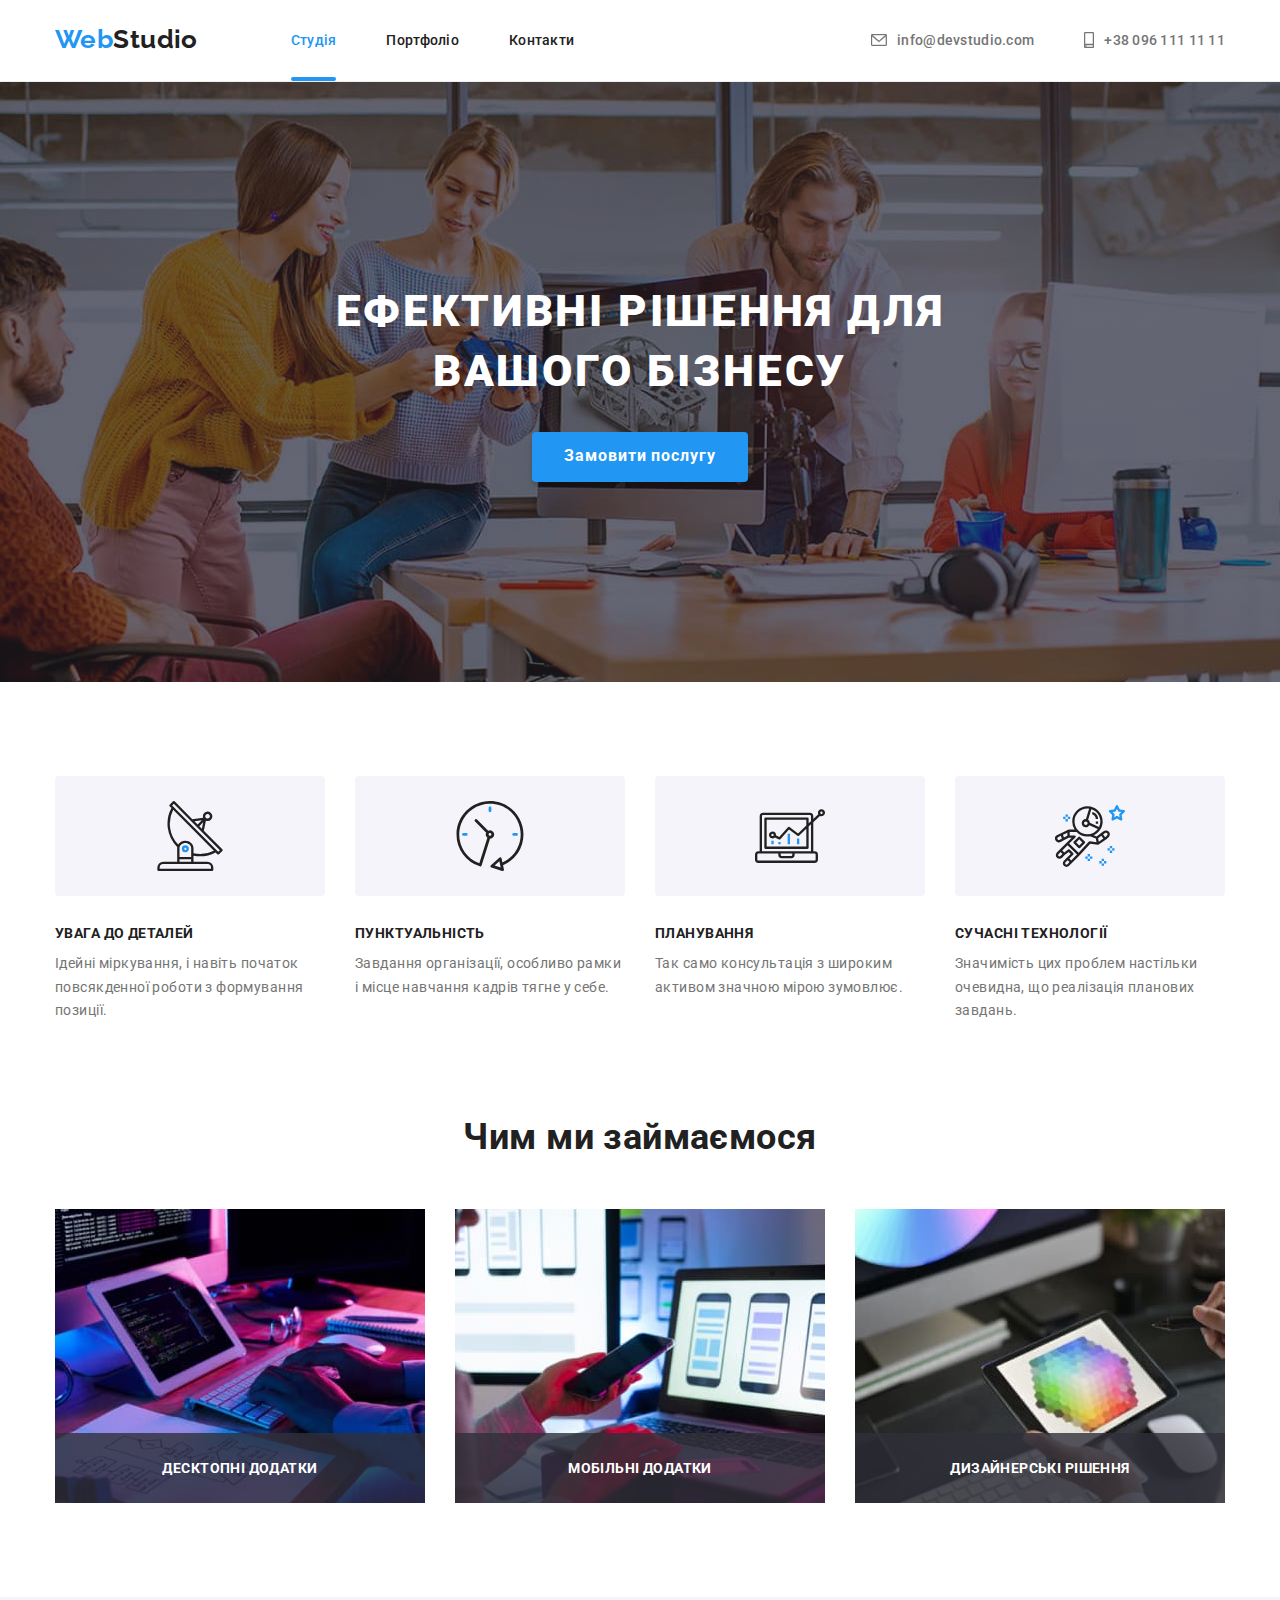
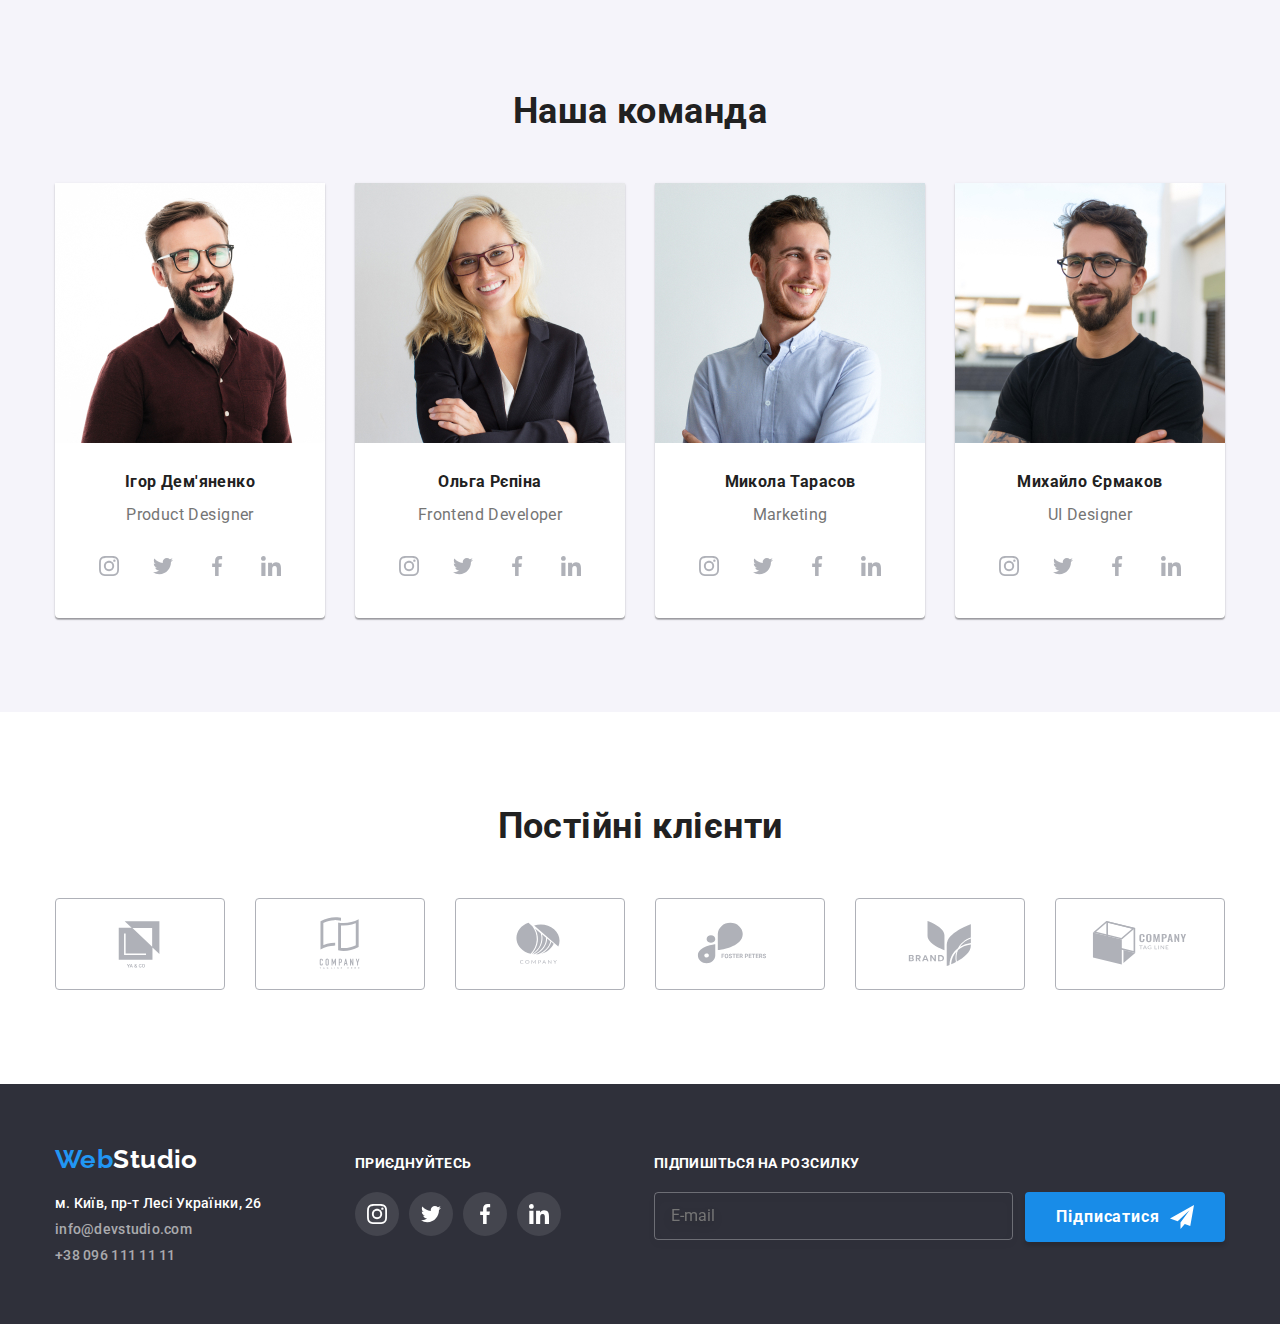
<file: index.html>
<!DOCTYPE html>
<html lang="uk">
  <head>
    <meta charset="UTF-8" />
    <meta http-equiv="X-UA-Compatible" content="IE=edge" />
    <meta name="viewport" content="width=device-width, initial-scale=1.0" />
    <title>WebStudio</title>
    
  
    <link href="./css/main.min.css" rel="stylesheet" />
    <link rel="preconnect" href="https://fonts.googleapis.com" />
    <link rel="preconnect" href="https://fonts.gstatic.com" crossorigin />
    <link
      href="https://fonts.googleapis.com/css2?family=Raleway:wght@700&family=Roboto:wght@400;500;700;900&display=swap"
      rel="stylesheet"
    />
  </head>

  <body>
    <!--Header-->

    <header class="page-header">
      <div class=" header-container">
        
        <a class="logo logo-header" href="#"
          ><span class="logo__accent">Web</span>Studio</a
        >

        <!--Header-Nav-->
        <nav class="header-nav">
          <ul class="header-nav__list">
            <li class="header-nav__item">
              <a href="./index.html" class="header-nav__link header-nav__link--current">Студія</a>
            </li>
            <li class="header-nav__item">
              <a href="./portfolio.html" class="header-nav__link">Портфоліо</a>
            </li>
            <li class="header-nav__item"><a href="#" class="header-nav__link">Контакти</a></li>
          </ul>
        </nav>

        <!--Header-Contacts-->

        <ul class="contacts-list">
          <li class="contacts-list__item">
            <a href="mailto:info@devstudio.com" class="contacts-list__link"
              ><svg width="16px" height="12px" class="contacts-list__icon">
                <use href="./images/sprite.svg#icon-envelope"></use>
              </svg>
              info@devstudio.com</a
            >
          </li>
          <li class="contacts-list__item">
            <a href="tel:+380961111111" class="contacts-list__link">
              <svg width="10px" height="16px" class="contacts-list__icon">
                <use href="./images/sprite.svg#icon-smartphone"></use>
              </svg>
              +38 096 111 11 11</a
            >
          </li>
        </ul>
         <!--Mobile Header-->
      <button
          type="button"
          class="page-header__nav-btn "
          aria-expanded="false"
          aria-controls="mobile-menu-btn"
          data-menu-button
        >
          <svg width="40" height="40" aria-label="Перемикач мобільного меню">
            <use
              class="page-header__icon-cross"
              href="./images/sprite.svg#icon-close"
            ></use>
            <use
              class="page-header__icon-menu"
              href="./images/sprite.svg#icon-menu"
            ></use>
          </svg>
        </button>
        <div
          class="page-header__mobile-menu "
          id="mobile-menu-btn"
          data-menu
        >
<div class="page-header__mobile-nav">
  <nav class="">
    <ul class="page-header__mobile-nav-list list">
      <li class="page-header__mobile-nav-item">
        <a
          href="./index.html"
          class=" page-header__mobile-nav-link page-header__mobile-nav-link--current link"
          >Студія</a
        >
      </li>

      <li class="page-header__mobile-nav-item">
        <a href="./portfolio.html" class="link page-header__mobile-nav-link"
          >Портфоліо</a
        >
      </li>

      <li class="page-header__mobile-nav-item">
        <a href="" class="link page-header__mobile-nav-link">Контакти</a>
      </li>
    </ul>
  </nav>
</div>
        <div class="page-header__mobile-contacts">
          <ul class="list page-header__mobile-contacts-list">
            <li class="page-header__mobile-contact-item">
              <a
                href="mailto:info@devstudio.com"
                class="page-header__mobile-contact-link link"
              >
              
                 
                info@devstudio.com</a
              >
            </li>
  
            <li class="page-header__mobile-contact-item">
              <a href="tel:380961111111" class="page-header__mobile-contact-link link">
              
  
                +38 096 111 11 11</a
              >
            </li>
          </ul>
          <ul class="mobile-menu-list list">
            <li class="mobile-menu-item"><a href="" class="mobile-menu-link link">Instagram</a></li>
            <li class="mobile-menu-item"><a href="" class="mobile-menu-link link">Twitter</a></li>
            <li class="mobile-menu-item"><a href="" class="mobile-menu-link link">Facebook</a></li>
            <li class="mobile-menu-item"><a href="" class="mobile-menu-link link">LinkedIn</a></li>
          </ul>
        </div>
        


      </div>
      </div>
    </header>

   

    <!--Main-->
    <main>

    <!--Hero-->

      <section class="hero">
        <div class="hero__container">
          <h1 class="hero__title">Ефективні рішення для вашого бізнесу</h1>
          <button data-modal-open class="hero-btn" type="button">
            Замовити послугу
          </button>
        </div>
      </section>

      <!--Modal-->

      <section class="backdrop is-hidden" data-modal>
       <div class="modal">
          <button type="button" class="modal__button-close" data-modal-close>
            <svg width="18" height="18">
              <use href="./images/sprite.svg#icon-close"></use>
            </svg>
          </button>

          <!--Form-->
       
          <form class="form" autocomplete="off">
             <p class="form__title" >Залиште свої дані, ми вам передзвонимо</p>
             <div class="form__inputs">
             <label class="form__field"><span class="form__label">Ім'я</span>
              
              <input type="text" name="name" class="form__input">
              <svg class="form__icon" width="18" height="18">
                  <use href="./images/sprite.svg#person-black"></use>
                </svg>
              
              </label> 
              <label class="form__field">
              <span class="form__label">Телефон</span>
              
                <input type="tel" name="phone" class="form__input" />
                <svg class="form__icon" width="18" height="18">
                  <use href="./images/sprite.svg#phone-black"></use>
                </svg>
              
            </label>
            <label class="form__field">
              <span class="form__label">Пошта</span>
              
                <input type="email" name="email" class="form__input" />
                <svg class="form__icon" width="18" height="18">
                  <use href="./images/sprite.svg#email-black"></use>
                </svg>
              
            </label>
             
            <label class="form__field">
              <span class="form__label">Коментар</span>
              <textarea
                name="comment"
                class="form__comment"
                rows="5"
                placeholder="Введіть текст"
              ></textarea>
             </label>
            </div>

            <label class="form-policy">
              <input type="checkbox" name="policy" class="form-policy__input" />
              <span class="form-policy__icon"></span>
              <span class="form-policy__label"
                >Погоджуюся з розсилкою та приймаю
              </span>
              <a href="#" class="form-policy__link">Умови договору</a>
            </label>

            <button type="submit" class="hero-btn">Відправити</button>
            
          </form>
        </div>
          </section>

          <!--Advances-->

      <section class="advances">
        <div class="advances__container">
          <h2 class="visually-hidden">Наші Переваги</h2>
          <ul class="advances-list">
            <li class="advances-list__item">
              <div class="advances__icon-wrap">
                <svg class="advances__icon">
                  <use href="./images/sprite.svg#icon-antenna"></use>
                </svg>
              </div>
              <h3 class="advances__caption">УВАГА ДО ДЕТАЛЕЙ</h3>
              <p class="advances__text">
                Ідейні міркування, і навіть початок повсякденної роботи з
                формування позиції.
              </p>
            </li>

            <li class="advances-list__item">
              <div class="advances__icon-wrap">
                <svg class="advances__icon">
                  <use href="./images/sprite.svg#icon-clock"></use>
                </svg>
              </div>
              <h3 class="advances__caption">ПУНКТУАЛЬНІСТЬ</h3>
              <p class="advances__text">
                Завдання організації, особливо рамки і місце навчання кадрів
                тягне у себе.
              </p>
            </li>

            <li class="advances-list__item">
              <div class="advances__icon-wrap">
                <svg class="advances__icon">
                  <use href="./images/sprite.svg#icon-diagram"></use>
                </svg>
              </div>
              <h3 class="advances__caption">ПЛАНУВАННЯ</h3>
              <p class="advances__text">
                Так само консультація з широким активом значною мірою зумовлює.
              </p>
            </li>

            <li class="advances-list__item">
              <div class="advances__icon-wrap">
                <svg class="advances__icon">
                  <use href="./images/sprite.svg#icon-astronaut"></use>
                </svg>
              </div>
              <h3 class="advances__caption">СУЧАСНІ ТЕХНОЛОГІЇ</h3>
              <p class="advances__text">
                Значимість цих проблем настільки очевидна, що реалізація
                планових завдань.
              </p>
            </li>
          </ul>
        </div>
      </section>

     <!--WORKS-->

      <section class="works">
        <div class="works__container">
          <h2 class="heading">Чим ми займаємося</h2>
          <ul class="works__list">
            <li class="works__items">
             <picture>
                  <source
                    srcset="
                      ./images/box1.jpg 1x,
                      ./images/box1@2x.jpg 2x
                    "
                    media="(min-width:1200px)"
                  />
                  <img
                    class="works__img"
                    src="./images/box1.jpg"
                    alt="Людина, що працює на планшеті"
                    width="370"
                  />
                </picture>

                <p class="works__text">Десктопні додатки</p>
              
            </li>
            <li class="works__items">
              <picture>
                <source srcset="./images/box2.jpg 1x,
                      ./images/box2@2x.jpg 2x"
                      media="(min-width:1200px)">
              <img class="works__img"
                src="./images/box2.jpg"
                width="370"
                height="294"
                alt="інтерфейс-для-мобільного-додатку"
              />
              </picture>

              <p class="works__text">Мобільні додатки</p>
            </li>
            <li class="works__items">
              <picture>
                <source srcset="./images/box3.jpg 1x,
                      ./images/box3@2x.jpg 2x"
                      media="(min-width:1200px)">
              <img class="works__img"
                src="./images/box3.jpg"
                width="370"
                height="294"
                alt="вибір-графіки-на-планшеті"
              />
              </picture>

              <p class="works__text">Дизайнерські рішення</p>
            </li>
          </ul>
        </div>
      </section>

      <!--TEAM-->

      <section class="team">
        <div class="team__container">
          <h2 class="heading">Наша команда</h2>
          <ul class="team__list">
            <li class="team__item">
              <picture>
                <source
                  srcset="
                    ./images/team/Igor/imgdesktop.jpg    1x,
                    ./images/team/Igor/imgdesktop@2x.jpg 2x
                  "
                  media="(min-width:1200px)"
                />
                <source
                  srcset="
                    ./images/team/Igor/igor-tablet.jpg    1x,
                    ./images/team/Igor/igor-tablet@2x.jpg 2x
                  "
                  media="(min-width:768px)"
                />
                <source
                  srcset="
                    ./images/team/Igor/igor-mobile.jpg    1x,
                    ./images/team/Igor/igor-mobile@2x.jpg 2x
                  "
                  media="(max-width:480px)"
                />

                <img
                  class="team__image"
                  src="./images/team/Igor/imgdesktop.jpg"
                  alt="Фото члена команди"
                />
              </picture>
              <div class="team-wrap">
                <h3 class="team-wrap__caption">Ігор Дем'яненко</h3>
                <p class="team-wrap__text">Product Designer</p>
                <ul class="team-wrap__list">
                  <li>
                    <a href="" class="team-wrap__link"
                      ><svg class="team-wrap__icon">
                        <use
                          href="./images/sprite.svg#icon-instagram"
                        ></use></svg></a>
                  </li>
                  <li>
                    <a href="" class="team-wrap__link"
                      ><svg class="team-wrap__icon">
                        <use href="./images/sprite.svg#icon-twitter"></use></svg></a>
                  </li>
                  <li>
                    <a href="" class="team-wrap__link"
                      ><svg class="team-wrap__icon">
                        <use
                          href="./images/sprite.svg#icon-facebook"
                        ></use></svg></a>
                  </li>
                  <li>
                    <a href="" class="team-wrap__link"
                      ><svg class="team-wrap__icon">
                        <use
                          href="./images/sprite.svg#icon-linkedin">
                        </use></svg></a>
                  </li>
                </ul>
              </div>
            </li>

            <li class="team__item">
             <picture>
                <source
                  srcset="
                    ./images/team/Olga/imgdesktop.jpg    1x,
                    ./images/team/Olga/imgdesktop@2x.jpg 2x
                  "
                  media="(min-width:1200px)"
                />
                <source
                  srcset="
                    ./images/team/Olga/imgtablet.jpg    1x,
                    ./images/team/Olga/imgtablet@2x.jpg 2x
                  "
                  media="(min-width:768px)"
                />
                <source
                  srcset="
                    ./images/team/Olga/imgmobile.jpg    1x,
                    ./images/team/Olga/imgmobile@2x.jpg 2x
                  "
                  media="(max-width:480px)"
                />

                <img
                  class="team__image"
                  src="./images/team/Olga/imgdesktop.jpg"
                  alt="Фото члена команди"
                />
              </picture>
              <div class="team-wrap">
                <h3 class="team-wrap__caption">Ольга Рєпіна</h3>
                <p class="team-wrap__text">Frontend Developer</p>
                <ul class="team-wrap__list">
                  <li>
                    <a href="" class="team-wrap__link"
                      ><svg class="team-wrap__icon">
                        <use
                          href="./images/sprite.svg#icon-instagram"></use></svg></a>
                  </li>
                  <li>
                    <a href="" class="team-wrap__link"
                      ><svg class="team-wrap__icon">
                        <use href="./images/sprite.svg#icon-twitter"></use></svg></a>
                  </li>
                  <li>
                    <a href="" class="team-wrap__link"
                      ><svg class="team-wrap__icon">
                        <use
                          href="./images/sprite.svg#icon-facebook"></use></svg></a>
                  </li>
                  <li>
                    <a href="" class="team-wrap__link"
                      ><svg class="team-wrap__icon">
                        <use
                          href="./images/sprite.svg#icon-linkedin"
                        ></use></svg></a>
                  </li>
                </ul>
              </div>
            </li>

            <li class="team__item">
               <picture>
                <source
                  srcset="
                    ./images/team/Mykola/imgdesktop.jpg    1x,
                    ./images/team/Mykola/img@2xdesktop.jpg 2x
                  "
                  media="(min-width:1200px)"
                />
                <source
                  srcset="
                    ./images/team/Mykola/imgtablet.jpg    1x,
                    ./images/team/Mykola/imgtablet@2x.jpg 2x
                  "
                  media="(min-width:768px)"
                />
                <source
                  srcset="
                    ./images/team/Mykola/imgmobile.jpg    1x,
                    ./images/team/Mykola/imgmobile@2x.jpg 2x
                  "
                  media="(max-width:480px)"
                />

                <img
                  class="team__image"
                  src="./images/team/Mykola/imgdesktop.jpg"
                  alt="Фото члена команди"
                />
              </picture>
              <div class="team-wrap">
                <h3 class="team-wrap__caption">Микола Тарасов</h3>
                <p class="team-wrap__text">Marketing</p>
                <ul class="team-wrap__list">
                  <li>
                    <a href="" class="team-wrap__link"
                      ><svg class="team-wrap__icon">
                        <use
                          href="./images/sprite.svg#icon-instagram"
                        ></use></svg></a>
                  </li>
                  <li>
                    <a href="" class="team-wrap__link"
                      ><svg class="team-wrap__icon">
                        <use href="./images/sprite.svg#icon-twitter"></use></svg></a>
                  </li>
                  <li>
                    <a href="" class="team-wrap__link"
                      ><svg class="team-wrap__icon">
                        <use
                          href="./images/sprite.svg#icon-facebook"></use></svg></a>
                  </li>
                  <li>
                    <a href="" class="team-wrap__link"
                      ><svg class="team-wrap__icon">
                        <use
                          href="./images/sprite.svg#icon-linkedin"
                        ></use></svg></a>
                  </li>
                </ul>
              </div>
            </li>

            <li class="team__item">
              <picture>
                <source
                  srcset="
                    ./images/team/Mihail/imgdesktop.jpg    1x,
                    ./images/team/Mihail/imgdesktop@2x.jpg 2x
                  "
                  media="(min-width:1200px)"
                />
                <source
                  srcset="
                    ./images/team/Mihail/imgtablet.jpg    1x,
                    ./images/team/Mihail/imgtablet@2x.jpg 2x
                  "
                  media="(min-width:768px)"
                />
                <source
                  srcset="
                    ./images/team/Mihail/imgmobile.jpg    1x,
                    ./images/team/Mihail/imgmobile@2x.jpg 2x
                  "
                  media="(max-width:480px)"
                />

                <img
                  class="team__image"
                  src="./images/team/Mihail/imgdesktop.jpg"
                  alt="Фото члена команди"
                />
              </picture>
              <div class="team-wrap">
                <h3 class="team-wrap__caption">Михайло Єрмаков</h3>
                <p class="team-wrap__text">UI Designer</p>
                <ul class="team-wrap__list">
                  <li>
                    <a href="" class="team-wrap__link"
                      ><svg class="team-wrap__icon">
                        <use
                          href="./images/sprite.svg#icon-instagram"
                        ></use></svg></a>
                  </li>
                  <li>
                    <a href="" class="team-wrap__link"
                      ><svg class="team-wrap__icon">
                        <use href="./images/sprite.svg#icon-twitter"></use></svg></a>
                  </li>
                  <li>
                    <a href="" class="team-wrap__link"
                      ><svg class="team-wrap__icon">
                        <use
                          href="./images/sprite.svg#icon-facebook"
                        ></use></svg></a>
                  </li>
                  <li>
                    <a href="" class="team-wrap__link"
                      ><svg class="team-wrap__icon">
                        <use
                          href="./images/sprite.svg#icon-linkedin"
                        ></use></svg></a>
                  </li>
                </ul>
              </div>
            </li>
          </ul>
        </div>
      </section>
      <section class="clients">
        <div class="clients__container">
          <h2 class="heading">Постійні клієнти</h2>
          <ul class="clients__list">
            <li class="clients__item">
              <a href="" class="clients__link"
                ><svg class="clients__icon">
                  <use href="./images/sprite.svg#icon-client1"></use></svg></a>
            </li>
            <li class="clients__item">
              <a href="" class="clients__link"
                ><svg class="clients__icon">
                  <use href="./images/sprite.svg#icon-client2"></use></svg></a>
            </li>
            <li class="clients__item">
              <a href="" class="clients__link"
                ><svg class="clients__icon">
                  <use href="./images/sprite.svg#icon-client3"></use></svg></a>
            </li>
            <li class="clients__item">
              <a href="" class="clients__link"
                ><svg class="clients__icon">
                  <use href="./images/sprite.svg#icon-client4"></use></svg></a>
            </li>
            <li class="clients__item">
              <a href="" class="clients__link"
                ><svg class="clients__icon">
                  <use href="./images/sprite.svg#icon-client5"></use></svg></a>
            </li>
            <li class="clients__item">
              <a href="" class="clients__link"
                ><svg class="clients__icon">
                  <use href="./images/sprite.svg#icon-client6"></use></svg></a>
            </li>
          </ul>
        </div>
      </section>
    </main>
    <!--footer-->
    <footer class="footer-page">
      <div class="footer__container">
        <div class="footer__address">
          <a class="logo footer__logo" href="#"
            ><span class="logo__accent">Web</span>Studio</a
          >

          <address>
            <ul class="footer__contact-list">
              <li class="footer__contact-item">
                <a
                  href="https://goo.gl/maps/CPtrU1FHBa2aNyZL9"
                  target="_blank"
                  rel="noopener noreferrer" class="footer__link"
                  ><span class="footer__contact--color"
                    >м. Київ, пр-т Лесі Українки, 26</span
                  ></a
                >
              </li>
              <li class="footer__contact-item">
                <a href="mailto:info@devstudio.com" class="footer__link">info@devstudio.com</a>
              </li>
              <li class="footer__contact-item">
                <a href="tel:+380961111111" class="footer__link">+38 096 111 11 11</a>
              </li>
            </ul>
          </address>
        </div>
        <div class="footer-social">
          <p class="footer-social__text">приєднуйтесь</p>
          <ul class="footer-social__list">
            <li>
              <a href="" class="footer-social__link"
                ><svg class="footer-social__icon">
                  <use href="./images/sprite.svg#icon-instagram"></use>
                </svg>
              </a>
            </li>
            <li>
              <a href="" class="footer-social__link"
                ><svg class="footer-social__icon">
                  <use href="./images/sprite.svg#icon-twitter"></use>
                </svg>
              </a>
            </li>
            <li>
              <a href="" class="footer-social__link"
                ><svg class="footer-social__icon">
                  <use href="./images/sprite.svg#icon-facebook"></use>
                </svg>
              </a>
            </li>
            <li>
              <a href="" class="footer-social__link">
                <svg class="footer-social__icon">
                  <use href="./images/sprite.svg#icon-linkedin"></use>
                </svg>
              </a>
            </li>
          </ul>
        </div>
        <div class="footer-join">
        <p class="footer-social__text">Підпишіться на розсилку</p>
        <form class="footer-join__subscription" autocomplete="off">
          <input class="footer-join__input" type="email" name="mail" id="mail" aria-label="email" placeholder="E-mail">
          <button class="footer-join__button" type="button">Підписатися</button>
        </form>
        </div>
      </div>
    </footer>
    <script src="./js/menu.js"></script>
    <script src="./js/modal.js"></script>
  </body>
</html>
</file>
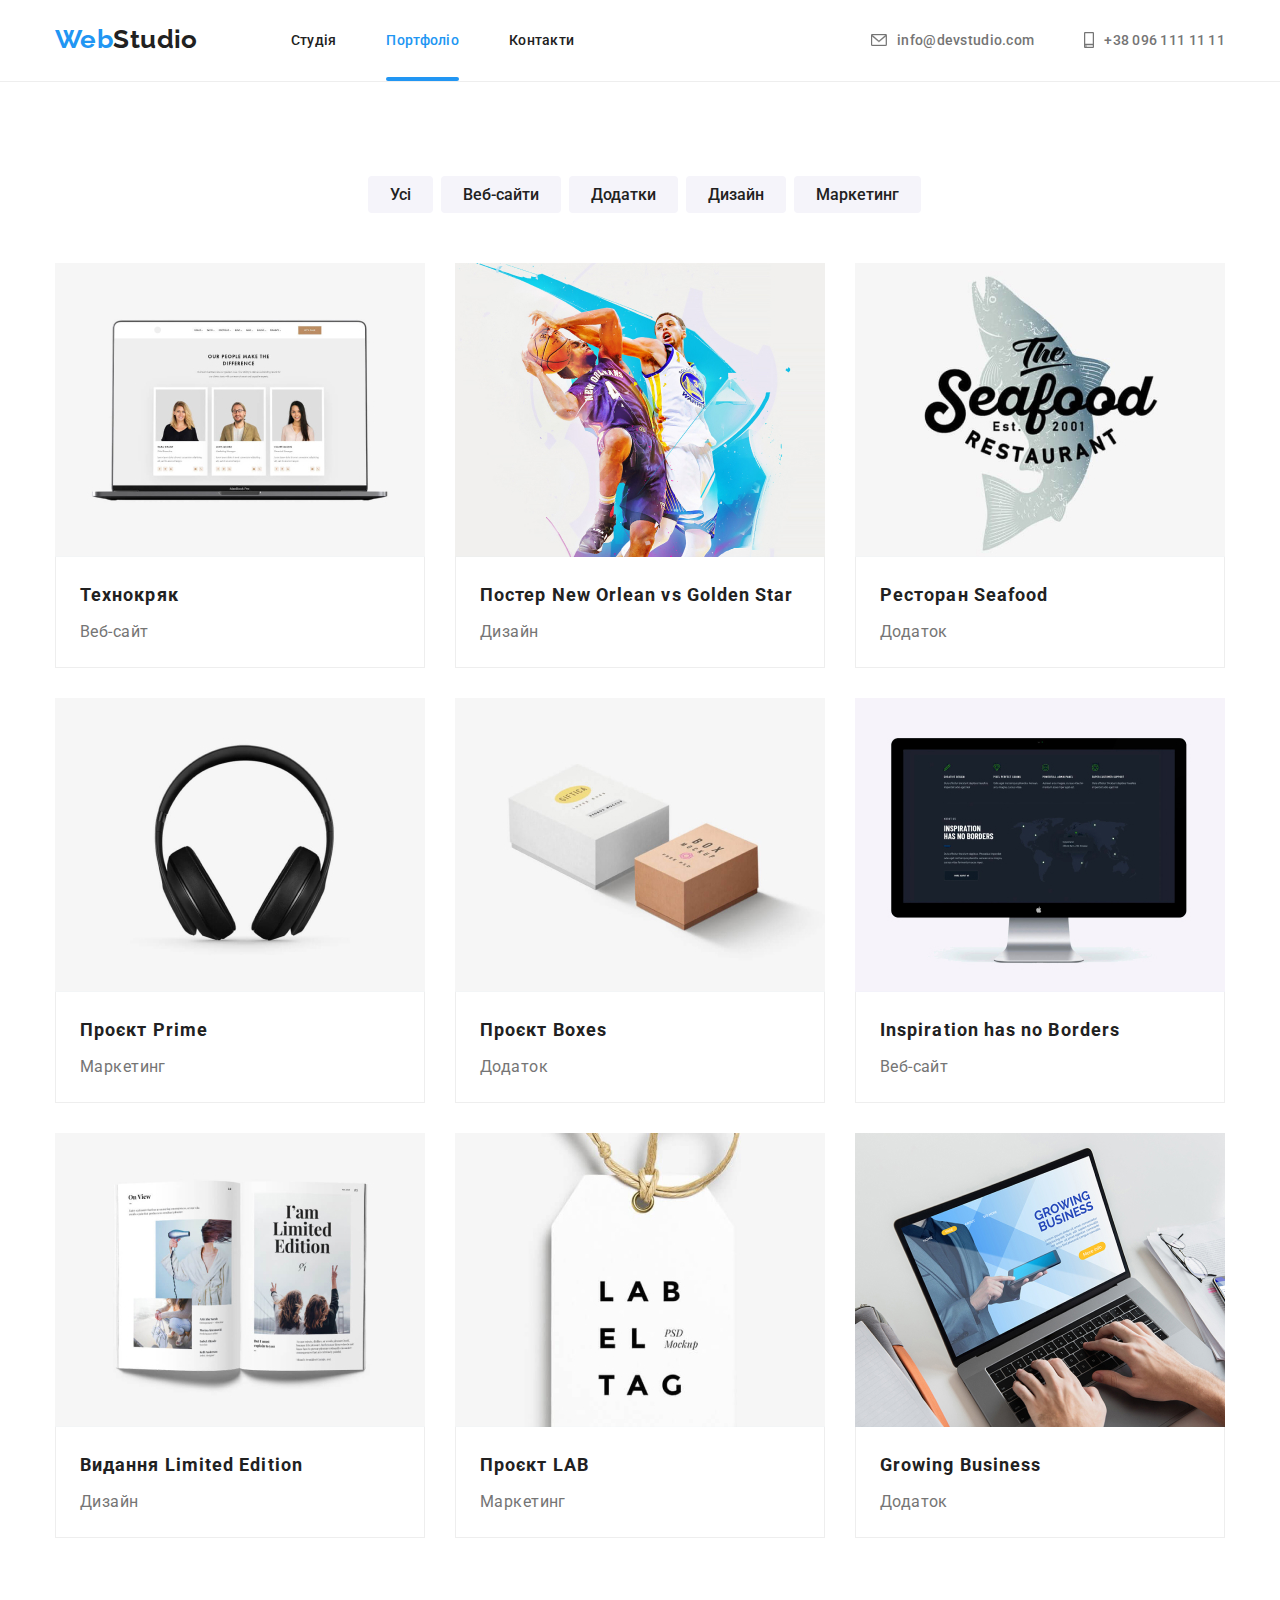
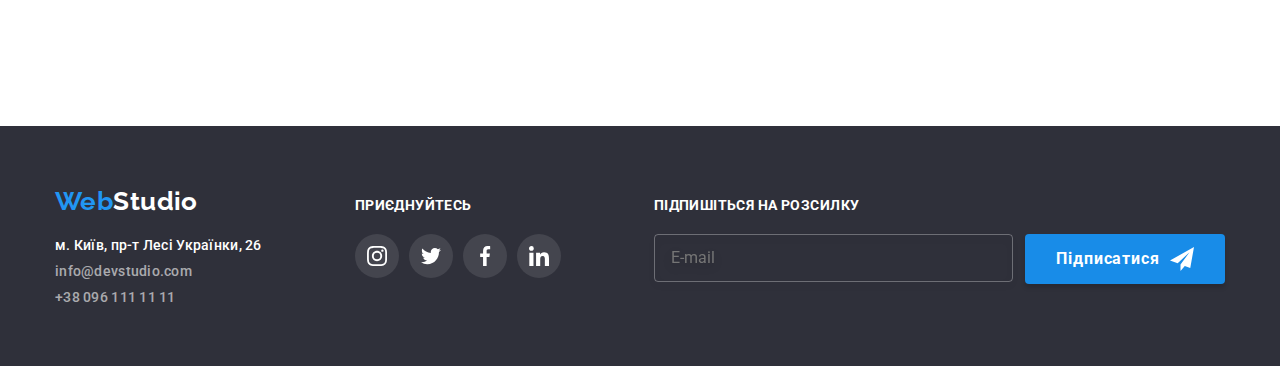
<file: portfolio.html>
<!DOCTYPE html>
<html lang="uk">
  <head>
    <meta charset="UTF-8" />
    <meta http-equiv="X-UA-Compatible" content="IE=edge" />
    <meta name="viewport" content="width=device-width, initial-scale=1.0" />
    <title>Портфоліо</title>
    
    <link href="./css/portfolio-page.min.css" rel="stylesheet" />
    <link rel="preconnect" href="https://fonts.googleapis.com" />
    <link rel="preconnect" href="https://fonts.gstatic.com" crossorigin />
    <link
      href="https://fonts.googleapis.com/css2?family=Raleway:wght@700&family=Roboto:wght@400;500;700;900&display=swap"
      rel="stylesheet"
    />
  </head>
  <body>
    <!--header-->

    <header class="page-header">
      <div class="header-container">
        <a class="logo logo-header" href="./index.html"
          ><span class="logo__accent">Web</span>Studio</a
        >
        <nav class="header-nav">
          <ul class="header-nav__list">
            <li class="header-nav__item">
              <a href="./index.html" class="header-nav__link">Студія</a>
            </li>
            <li class="header-nav__item">
              <a href="./portfolio.html" class="header-nav__link header-nav__link--current">Портфоліо</a>
            </li>
            <li class="header-nav__item"><a href="#" class="header-nav__link">Контакти</a></li>
          </ul>
        </nav>
        <ul class="contacts-list">
          <li class="contacts-list__item">
            <a href="mailto:info@devstudio.com" class="contacts-list__link"
              ><svg width="16px" height="12px" class="contacts-list__icon">
                <use href="./images/sprite.svg#icon-envelope"></use>
              </svg>
              info@devstudio.com</a
            >
          </li>
          <li class="contacts-list__item">
            <a href="tel:+380961111111" class="contacts-list__link">
              <svg width="10px" height="16px" class="contacts-list__icon">
                <use href="./images/sprite.svg#icon-smartphone"></use>
              </svg>
              +38 096 111 11 11</a
            >
          </li>
        </ul>
        <!--Mobile Header-->
      <button
          type="button"
          class="page-header__nav-btn "
          aria-expanded="false"
          aria-controls="mobile-menu-btn"
          data-menu-button
        >
          <svg width="40" height="40" aria-label="Перемикач мобільного меню">
            <use
              class="page-header__icon-cross"
              href="./images/sprite.svg#icon-close"
            ></use>
            <use
              class="page-header__icon-menu"
              href="./images/sprite.svg#icon-menu"
            ></use>
          </svg>
        </button>
        <div
          class="page-header__mobile-menu "
          id="mobile-menu-btn"
          data-menu
        >
          <div class="page-header__mobile-nav">
            <nav class="">
              <ul class="page-header__mobile-nav-list list">
               <li class="page-header__mobile-nav-item">
                <a
                  href="./index.html"
                  class=" page-header__mobile-nav-link page-header__mobile-nav-link link">Студія</a>
               </li>

      <li class="page-header__mobile-nav-item">
        <a href="./portfolio.html" class="link page-header__mobile-nav-link page-header__mobile-nav-link--current "
          >Портфоліо</a
        >
      </li>

      <li class="page-header__mobile-nav-item">
        <a href="" class="link page-header__mobile-nav-link">Контакти</a>
      </li>
    </ul>
  </nav>
</div>
        <div class="page-header__mobile-contacts">
          <ul class="list page-header__mobile-contacts-list">
            <li class="page-header__mobile-contact-item">
              <a
                href="mailto:info@devstudio.com"
                class="page-header__mobile-contact-link link"
              >
              
                 
                info@devstudio.com</a
              >
            </li>
  
            <li class="page-header__mobile-contact-item">
              <a href="tel:380961111111" class="page-header__mobile-contact-link link">
              
  
                +38 096 111 11 11</a
              >
            </li>
          </ul>
          <ul class="mobile-menu-list list">
            <li class="mobile-menu-item"><a href="" class="mobile-menu-link link">Instagram</a></li>
            <li class="mobile-menu-item"><a href="" class="mobile-menu-link link">Twitter</a></li>
            <li class="mobile-menu-item"><a href="" class="mobile-menu-link link">Facebook</a></li>
            <li class="mobile-menu-item"><a href="" class="mobile-menu-link link">LinkedIn</a></li>
          </ul>
        </div>
        


      </div>
      </div>
    </header>
    <main>

<!--PORTFOLIO-->

      <section class="portfolio">
        <div class="portfolio__container">
          <h1 class="visually-hidden">Наші Роботи</h1>
          <ul class="portfolio-list">
            <li class="portfolio__item">
              <button type="button" class="portfolio__button">Усі</button>
            </li>
            <li class="portfolio__item">
              <button type="button" class="portfolio__button">Веб-сайти</button>
            </li>
            <li class="portfolio__item">
              <button type="button" class="portfolio__button">Додатки</button>
            </li>
            <li class="portfolio__item">
              <button type="button" class="portfolio__button">Дизайн</button>
            </li>
            <li class="portfolio__item">
              <button type="button" class="portfolio__button">Маркетинг</button>
            </li>
          </ul>
         <ul class="projects">
            <li class="projects__item">
              <a href="">
                <div class="projects__thumb">
                     <picture>
                    <source srcset="./images/portfolio/imgdesktop1.jpg 1x, ./images/portfolio/imgdesktop1@2x.jpg 2x" media="(min-width:1200px)">
                    <source srcset="./images/portfolio/imgtablet1.jpg 1x, ./images/portfolio/imgtablet1@2x.jpg 2x" media="(min-width:768px)">
                    <source srcset="./images/portfolio/imgmobile0.jpg 1x, ./images/portfolio/imgmobile0@2x.jpg 2x" media="(max-width:480px)">

                    <img class="portfolio__img"
                    src="./images/portfolio/imgdesktop1.jpg"
                    alt="Ноутбук"
                    width="370"
                  />
                  </picture>
                <div class="projects__description">
                  <p class="projects__text">Ресурс пропонує комплексні пропозиції з різним рівнем функціоналу та сервісів. Все це дозволить відвідувачу отримати вичерпні відомості про компанію чи приватну особу.</p>
                </div>
                </div>
                <div class="projects-info">
                  <h2 class="projects-info__label">Технокряк</h2>
                  <p class="projects-info__text">Веб-сайт</p>
                </div>
              </a>
            </li>

            <li class="projects__item">
              <a href="">
                <div class="projects__thumb">
                  <picture>
                    <source srcset="./images/portfolio/imgdesktop2.jpg 1x, ./images/portfolio/imgdesktop2@2x.jpg 2x" media="(min-width:1200px)">
                    <source srcset="./images/portfolio/imgtablet2.jpg 1x, ./images/portfolio/imgtablet2@2x.jpg 2x" media="(min-width:768px)">
                    <source srcset="./images/portfolio/imgmobile1.jpg 1x, ./images/portfolio/imgmobile1@2x.jpg 2x" media="(max-width:480px)">

                    <img class="portfolio__img"
                    src="./images/portfolio/imgdesktop2.jpg"
                    alt="Баскетбол"
                    width="370"
                  />
                  </picture>
                  <div class="projects__description">
                    <p class="projects__text">Ресурс пропонує комплексні пропозиції з різним рівнем функціоналу та сервісів. Все це дозволить відвідувачу отримати вичерпні відомості про компанію чи приватну особу.</p>
                  </div>
                </div>
                <div class="projects-info">
                  <h2 class="projects-info__label">Постер New Orlean vs Golden Star</h2>
                  <p class="projects-info__text">Дизайн</p>
                </div>
              </a>
            </li>

            <li class="projects__item">
              <a href="">
                <div class="projects__thumb">
                 <picture>
                    <source srcset="./images/portfolio/imgdesktop3.jpg 1x, ./images/portfolio/imgdesktop3@2x.jpg 2x" media="(min-width:1200px)">
                    <source srcset="./images/portfolio/imgtablet3.jpg 1x, ./images/portfolio/imgtablet3@2x.jpg 2x" media="(min-width:768px)">
                    <source srcset="./images/portfolio/imgmobile2.jpg 1x, ./images/portfolio/imgmobile2@2x.jpg 2x" media="(max-width:480px)">

                    <img class="portfolio__img"
                    src="./images/portfolio/imgdesktop3.jpg"
                    alt="Лого ресторану з рибою"
                    width="370"
                  />
                  </picture>
                <div class="projects__description">
                    <p class="projects__text">Ресурс пропонує комплексні пропозиції з різним рівнем функціоналу та сервісів. Все це дозволить відвідувачу отримати вичерпні відомості про компанію чи приватну особу.</p>
                  </div>
                </div>
                <div class="projects-info">
                  <h2 class="projects-info__label">Ресторан Seafood</h2>
                  <p class="projects-info__text">Додаток</p>
                </div>
              </a>
            </li>

            <li class="projects__item">
              <a href="">
                <div class="projects__thumb">
                <picture>
                    <source srcset="./images/portfolio/imgdesktop4.jpg 1x, ./images/portfolio/imgdesktop4@2x.jpg 2x" media="(min-width:1200px)">
                    <source srcset="./images/portfolio/imgtablet4.jpg 1x, ./images/portfolio/imgtablet4@2x.jpg 2x" media="(min-width:768px)">
                    <source srcset="./images/portfolio/imgmobile3.jpg 1x, ./images/portfolio/imgmobile3@2x.jpg 2x" media="(max-width:480px)">

                    <img class="portfolio__img"
                    src="./images/portfolio/imgdesktop4.jpg"
                    alt="Навушники"
                    width="370"
                  />
                  </picture>
                <div class="projects__description">
                    <p class="projects__text">Ресурс пропонує комплексні пропозиції з різним рівнем функціоналу та сервісів. Все це дозволить відвідувачу отримати вичерпні відомості про компанію чи приватну особу.</p>
                  </div>
                  </div>
                <div class="projects-info">
                  <h2 class="projects-info__label">Проєкт Prime</h2>
                  <p class="projects-info__text">Маркетинг</p>
                </div>
              </a>
            </li>

            <li class="projects__item">
              <a href="">
                <div class="projects__thumb">
                <picture>
                    <source srcset="./images/portfolio/imgdesktop5.jpg 1x, ./images/portfolio/imgdesktop5@2x.jpg 2x" media="(min-width:1200px)">
                    <source srcset="./images/portfolio/imgtablet5.jpg 1x, ./images/portfolio/imgtablet5@2x.jpg 2x" media="(min-width:768px)">
                    <source srcset="./images/portfolio/imgmobile4.jpg 1x, ./images/portfolio/imgmobile4@2x.jpg 2x" media="(max-width:480px)">

                    <img class="portfolio__img"
                    src="./images/portfolio/imgdesktop5.jpg"
                    alt="Пакувальні коробки"
                    width="370"
                  />
                  </picture>
                <div class="projects__description">
                    <p class="projects__text">Ресурс пропонує комплексні пропозиції з різним рівнем функціоналу та сервісів. Все це дозволить відвідувачу отримати вичерпні відомості про компанію чи приватну особу.</p>
                  </div>
                  </div>
                <div class="projects-info">
                  <h2 class="projects-info__label">Проєкт Boxes</h2>
                  <p class="projects-info__text">Додаток</p>
                </div>
              </a>
            </li>

            <li class="projects__item">
              <a href="">
                <div class="projects__thumb">
                <picture>
                    <source srcset="./images/portfolio/imgdesktop6.jpg 1x, ./images/portfolio/imgdesktop6@2x.jpg 2x" media="(min-width:1200px)">
                    <source srcset="./images/portfolio/imgtablet6.jpg 1x, ./images/portfolio/imgtablet6@2x.jpg 2x" media="(min-width:768px)">
                    <source srcset="./images/portfolio/imgmobile5.jpg 1x, ./images/portfolio/imgmobile5@2x.jpg 2x" media="(max-width:480px)">

                    <img class="portfolio__img"
                    src="./images/portfolio/imgdesktop6.jpg"
                    alt="Монітор"
                    width="370"
                  />
                  </picture>
                <div class="projects__description">
                    <p class="projects__text">Ресурс пропонує комплексні пропозиції з різним рівнем функціоналу та сервісів. Все це дозволить відвідувачу отримати вичерпні відомості про компанію чи приватну особу.</p>
                  </div>
                  </div>
                <div class="projects-info">
                  <h2 class="projects-info__label">Inspiration has no Borders</h2>
                  <p class="projects-info__text">Веб-сайт</p>
                </div>
              </a>
            </li>

            <li class="projects__item">
              <a href="">
                <div class="projects__thumb">
                <picture>
                    <source srcset="./images/portfolio/imgdesktop7.jpg 1x, ./images/portfolio/imgdesktop7@2x.jpg 2x" media="(min-width:1200px)">
                    <source srcset="./images/portfolio/imgtablet7.jpg 1x, ./images/portfolio/imgtablet7@2x.jpg 2x" media="(min-width:768px)">
                    <source srcset="./images/portfolio/imgmobile6.jpg 1x, ./images/portfolio/imgmobile6@2x.jpg 2x" media="(max-width:480px)">

                    <img class="portfolio__img"
                    src="./images/portfolio/imgdesktop7.jpg"
                    alt="Журнал"
                    width="370"
                  />
                  </picture>
                <div class="projects__description">
                    <p class="projects__text">Ресурс пропонує комплексні пропозиції з різним рівнем функціоналу та сервісів. Все це дозволить відвідувачу отримати вичерпні відомості про компанію чи приватну особу.</p>
                  </div>
                  </div>
                <div class="projects-info">
                  <h2 class="projects-info__label">Видання Limited Edition</h2>
                  <p class="projects-info__text">Дизайн</p>
                </div>
              </a>
            </li>

            <li class="projects__item">
              <a href="">
                <div class="projects__thumb">
                 <picture>
                    <source srcset="./images/portfolio/imgdesktop8.jpg 1x, ./images/portfolio/imgdesktop8@2x.jpg 2x" media="(min-width:1200px)">
                    <source srcset="./images/portfolio/imgtablet8.jpg 1x, ./images/portfolio/imgtablet8@2x.jpg 2x" media="(min-width:768px)">
                    <source srcset="./images/portfolio/imgmobile7.jpg 1x, ./images/portfolio/imgmobile7@2x.jpg 2x" media="(max-width:480px)">

                    <img class="portfolio__img"
                    src="./images/portfolio/imgdesktop8.jpg"
                    alt="Тег"
                    width="370"
                  />
                  </picture>
                <div class="projects__description">
                    <p class="projects__text">Ресурс пропонує комплексні пропозиції з різним рівнем функціоналу та сервісів. Все це дозволить відвідувачу отримати вичерпні відомості про компанію чи приватну особу.</p>
                  </div>
                  </div>
                <div class="projects-info">
                  <h2 class="projects-info__label">Проєкт LAB</h2>
                  <p class="projects-info__text">Маркетинг</p>
                </div>
              </a>
            </li>

            <li class="projects__item">
              <a href="">
                <div class="projects__thumb">
              <picture>
                    <source srcset="./images/portfolio/imgdesktop9.jpg 1x, ./images/portfolio/imgdesktop9@2x.jpg 2x" media="(min-width:1200px)">
                    <source srcset="./images/portfolio/imgtablet9.jpg 1x, ./images/portfolio/imgtablet9@2x.jpg 2x" media="(min-width:768px)">
                    <source srcset="./images/portfolio/imgmobile8.jpg 1x, ./images/portfolio/imgmobile8@2x.jpg 2x" media="(max-width:480px)">

                    <img class="portfolio__img"
                    src="./images/portfolio/imgdesktop9.jpg"
                    alt="Ноутбук"
                    width="370"
                  />
                  </picture>
                <div class="projects__description">
                    <p class="projects__text">Ресурс пропонує комплексні пропозиції з різним рівнем функціоналу та сервісів. Все це дозволить відвідувачу отримати вичерпні відомості про компанію чи приватну особу.</p>
                  </div>
                  </div>
                <div class="projects-info">
                  <h2 class="projects-info__label">Growing Business</h2>
                  <p class="projects-info__text">Додаток</p>
                </div>
              </a>
            </li>
          </ul>
        </div>
      </section>
    </main>
    <!--footer-->
    <footer class="footer-page">
      <div class="footer__container">
        <div class="footer__address">
        <a class="logo footer__logo" href="#"
          ><span class="logo__accent">Web</span>Studio</a
        >
        

        <address>
          <ul class="footer__contact-list">
            <li class="footer__contact-item">
              <a
                href="https://goo.gl/maps/CPtrU1FHBa2aNyZL9"
                target="_blank"
                rel="noopener noreferrer" class="footer__link"
                ><span class="footer__contact--color"
                  >м. Київ, пр-т Лесі Українки, 26</span
                ></a
              >
            </li>
            <li class="footer__contact-item">
              <a href="mailto:info@devstudio.com" class="footer__link">info@devstudio.com</a>
            </li>
            <li class="footer__contact-item">
              <a href="tel:+380961111111" class="footer__link">+38 096 111 11 11</a>
            </li>
          </ul>
        </address>
        </div>
        <div class="footer-social">
          <p class="footer-social__text">приєднуйтесь</p>
          <ul class="footer-social__list">
            <li><a href="" class="footer-social__link"><svg class="footer-social__icon">
              <use href="./images/sprite.svg#icon-instagram"></use>
              </svg> </a>
            </li>
            <li>
              <a href="" class="footer-social__link"><svg class="footer-social__icon">
              <use href="./images/sprite.svg#icon-twitter"></use>
              </svg> </a>
            </li>
            <li>
              <a href="" class="footer-social__link"><svg class="footer-social__icon">
              <use href="./images/sprite.svg#icon-facebook"></use>
              </svg> </a>
            </li>
            <li>
              <a href="" class="footer-social__link"><svg class="footer-social__icon">
              <use href="./images/sprite.svg#icon-linkedin"></use>
              </svg> </a>
            </li>
          </ul>
        </div>
        <div class="footer-join">
        <p class="footer-social__text">Підпишіться на розсилку</p>
        <form class="footer-join__subscription" autocomplete="off">
          <input class="footer-join__input" type="email" name="mail" id="mail" placeholder="E-mail">
          <button class="footer-join__button" type="button">Підписатися</button>
        </form>
        </div>
      </div>
    </footer>
    <script src="./js/menu.js"></script>
  </body>
</html>
</file>
<file: css/main.min.css>
/*! modern-normalize v0.6.0 | MIT License | https://github.com/sindresorhus/modern-normalize */*,*::before,*::after{-webkit-box-sizing:border-box;box-sizing:border-box}:root{-moz-tab-size:4;-o-tab-size:4;tab-size:4}html{line-height:1.15;-webkit-text-size-adjust:100%}body{margin:0}body{font-family:system-ui,-apple-system,"Segoe UI",Roboto,Helvetica,Arial,sans-serif,"Apple Color Emoji","Segoe UI Emoji"}hr{height:0}abbr[title]{-webkit-text-decoration:underline dotted;text-decoration:underline dotted}b,strong{font-weight:bolder}code,kbd,samp,pre{font-family:SFMono-Regular,Consolas,"Liberation Mono",Menlo,monospace;font-size:1em}small{font-size:80%}sub,sup{font-size:75%;line-height:0;position:relative;vertical-align:baseline}sub{bottom:-0.25em}sup{top:-0.5em}button,input,optgroup,select,textarea{font-family:inherit;font-size:100%;line-height:1.15;margin:0}button,select{text-transform:none}button,[type=button],[type=reset],[type=submit]{-webkit-appearance:button}button::-moz-focus-inner,[type=button]::-moz-focus-inner,[type=reset]::-moz-focus-inner,[type=submit]::-moz-focus-inner{border-style:none;padding:0}button:-moz-focusring,[type=button]:-moz-focusring,[type=reset]:-moz-focusring,[type=submit]:-moz-focusring{outline:1px dotted ButtonText}fieldset{padding:.35em .75em .625em}legend{padding:0}progress{vertical-align:baseline}[type=number]::-webkit-inner-spin-button,[type=number]::-webkit-outer-spin-button{height:auto}[type=search]{-webkit-appearance:textfield;outline-offset:-2px}[type=search]::-webkit-search-decoration{-webkit-appearance:none}::-webkit-file-upload-button{-webkit-appearance:button;font:inherit}summary{display:list-item}body{font-family:"Roboto",sans-serif;font-size:14px;background:#fff;color:#757575;letter-spacing:.03em}h1,h2,h3,h4,p{margin-top:0}textarea{resize:none}ul{padding:0;margin:0;list-style:none}a{text-decoration:none}img{display:block;max-width:100%;height:auto}.visually-hidden{position:absolute;white-space:nowrap;width:1px;height:1px;overflow:hidden;border:0;padding:0;clip:rect(0 0 0 0);-webkit-clip-path:inset(50%);clip-path:inset(50%);margin:-1px}.clients,.team,.works,.advances{padding:60px 0}@media screen and (min-width: 1200px){.clients,.team,.works,.advances{padding:94px 0}}.footer__container,.clients__container,.team__container,.works__container,.advances__container,.hero-container,.header-container{padding:0 15px;margin:0 auto}@media screen and (min-width: 480px){.footer__container,.clients__container,.team__container,.works__container,.advances__container,.hero-container,.header-container{width:480px}}@media screen and (min-width: 768px){.footer__container,.clients__container,.team__container,.works__container,.advances__container,.hero-container,.header-container{width:768px}}@media screen and (min-width: 1200px){.footer__container,.clients__container,.team__container,.works__container,.advances__container,.hero-container,.header-container{width:1200px}}.footer__link,.contacts-list__link,.header-nav__link{font-weight:500;line-height:1.2;letter-spacing:.02em;-webkit-transition:color 250ms cubic-bezier(0.4, 0, 0.2, 1);transition:color 250ms cubic-bezier(0.4, 0, 0.2, 1)}.footer__link:hover,.contacts-list__link:hover,.header-nav__link:hover,.footer__link:focus,.contacts-list__link:focus,.header-nav__link:focus{color:#2196f3}.heading{margin-bottom:30px;font-weight:700;font-size:28px;line-height:1.16;text-align:center;color:#212121}@media screen and (min-width: 1200px){.heading{font-size:36px;margin-bottom:50px}}.page-header{position:relative;border-bottom:1px solid #eee}.logo-header{margin-right:93px;padding-top:24px;padding-bottom:25px;font-size:26px;color:#212121}.header-container{display:-webkit-box;display:-ms-flexbox;display:flex;-webkit-box-align:center;-ms-flex-align:center;align-items:center}.header-nav__list{display:-webkit-box;display:-ms-flexbox;display:flex;gap:50px}.header-nav__link{position:relative;display:block;padding-top:32px;padding-bottom:32px;color:#212121}.header-nav__link--current::after{position:absolute;content:"";left:0;bottom:0;width:100%;height:4px;background-color:#2196f3;border-radius:2px}.header-nav__link--current{color:#2196f3}@media screen and (max-width: 767px){.header-nav{display:none}}.page-header__nav-btn{margin:0;padding:0;border:none;background-color:inherit;display:-webkit-inline-box;display:-ms-inline-flexbox;display:inline-flex;width:40px;height:40px;position:absolute;top:10px;right:10px;z-index:2}@media screen and (min-width: 768px){.page-header__nav-btn{display:none}}.page-header__icon-cross{display:none}.page-header__nav-btn.is-open .page-header__icon-cross{display:block}.page-header__nav-btn.is-open .page-header__icon-menu{display:none}@media screen and (max-width: 767px){.page-header__nav{display:none}}@media screen and (max-width: 767px){.page-header__contact-list{display:none}}@media screen and (min-width: 768px){.page-header__mobile-menu{display:none}}@media screen and (max-width: 767px){.page-header__mobile-menu{display:none;position:absolute;top:0;left:0;width:100%;height:100%;background-color:#fff;height:796px;padding:48px 40px;-webkit-transform:translateX(100%);transform:translateX(100%);-webkit-transition:-webkit-transform 250ms cubic-bezier(0.4, 0, 0.2, 1);transition:-webkit-transform 250ms cubic-bezier(0.4, 0, 0.2, 1);transition:transform 250ms cubic-bezier(0.4, 0, 0.2, 1);transition:transform 250ms cubic-bezier(0.4, 0, 0.2, 1), -webkit-transform 250ms cubic-bezier(0.4, 0, 0.2, 1);z-index:999}.page-header__mobile-menu.is-open{-webkit-transform:translateX(0);transform:translateX(0);display:-webkit-box;display:-ms-flexbox;display:flex;-webkit-box-orient:vertical;-webkit-box-direction:normal;-ms-flex-direction:column;flex-direction:column;-webkit-box-pack:justify;-ms-flex-pack:justify;justify-content:space-between;z-index:1}}@media screen and (max-width: 767px){.page-header__mobile-nav-item{margin-bottom:35px}.page-header__mobile-nav-item:last-child{margin-bottom:0}}.page-header__mobile-nav-link{font-family:inherit;color:#212121;font-weight:500;letter-spacing:.02em;display:inline-block;-webkit-transition:color 250ms cubic-bezier(0.4, 0, 0.2, 1);transition:color 250ms cubic-bezier(0.4, 0, 0.2, 1);font-size:14px;line-height:1.1428571429}@media screen and (max-width: 767px){.page-header__mobile-nav-link{font-size:32px;line-height:1.2}}@media screen and (max-width: 767px){.page-header__mobile-nav-link:hover,.page-header__mobile-nav-link:focus{color:#2196f3}}@media screen and (max-width: 767px){.page-header__mobile-nav-link--current{color:#2196f3}}@media screen and (min-width: 767px){.page-header__mobile-contacts-list{margin-bottom:64px}}@media screen and (max-width: 767px){.page-header__mobile-contact-item{margin-bottom:32px}.page-header__mobile-contact-item:last-child{margin-bottom:0}}.page-header__mobile-contact-link{color:#757575;font-weight:500;font-family:inherit;letter-spacing:.02em;-webkit-transition:color 250ms cubic-bezier(0.4, 0, 0.2, 1);transition:color 250ms cubic-bezier(0.4, 0, 0.2, 1);font-size:12px;line-height:1.1666666667}@media screen and (max-width: 767px){.page-header__mobile-contact-link{font-size:24px;line-height:1.2}}.page-header__mobile-contact-link:hover,.page-header__mobile-contact-link:focus{color:#2196f3}.mobile-menu-list{margin-top:60px;display:-webkit-box;display:-ms-flexbox;display:flex;-ms-flex-wrap:wrap;flex-wrap:wrap;-webkit-box-pack:center;-ms-flex-pack:center;justify-content:center}.mobile-menu-item{border-right:1px solid rgba(33,33,33,.2);padding-right:10px;padding-left:10px}.mobile-menu-item:last-child{border-right:none;padding-right:0}.mobile-menu-item:first-child{padding-left:0}.mobile-menu-link{font-family:inherit;font-weight:500;font-size:18px;line-height:1.2222222222;letter-spacing:.02em;color:#2196f3}.logo{font-family:"Raleway",sans-serif;font-weight:700;font-size:26px;line-height:1.2;text-decoration:none}.logo__accent{color:#2196f3}.contacts-list{display:-webkit-box;display:-ms-flexbox;display:flex;-webkit-box-align:center;-ms-flex-align:center;align-items:center;margin-left:auto}.contacts-list__item{margin-right:50px}@media screen and (min-width: 768px)and (max-width: 1199px){.contacts-list__item{margin-bottom:10px;margin-right:0}.contacts-list__item:last-child{margin-bottom:0}}.contacts-list__item:last-child{margin-right:0px}.contacts-list__icon{display:inline-block;margin-right:10px;padding:0px;stroke:currentColor;fill:currentColor}@media screen and (min-width: 768px)and (max-width: 1199px){.contacts-list{-webkit-box-orient:vertical;-webkit-box-direction:normal;-ms-flex-direction:column;flex-direction:column;-webkit-box-align:start;-ms-flex-align:start;align-items:flex-start}}.contacts-list__link{display:-webkit-box;display:-ms-flexbox;display:flex;-webkit-box-align:center;-ms-flex-align:center;align-items:center;color:#757575}@media screen and (max-width: 767px){.contacts-list{display:none}}.hero{padding-top:118px;padding-bottom:118px;height:400px;max-width:480px;margin-left:auto;margin-right:auto;background-size:cover;background-position:center;background-repeat:no-repeat;background-color:#c4c4c4;background-image:-webkit-gradient(linear, left top, right top, from(rgba(47, 48, 58, 0.4)), to(rgba(47, 48, 58, 0.4))),url("../images/hero/imgmobile.jpg");background-image:linear-gradient(to right, rgba(47, 48, 58, 0.4), rgba(47, 48, 58, 0.4)),url("../images/hero/imgmobile.jpg");display:-webkit-box;display:-ms-flexbox;display:flex;-webkit-box-pack:center;-ms-flex-pack:center;justify-content:center;-webkit-box-align:center;-ms-flex-align:center;align-items:center}@media(min-device-pixel-ratio: 2),(-webkit-min-device-pixel-ratio: 2),(min-resolution: 192dpi),(min-resolution: 2dppx){.hero{background-image:-webkit-gradient(linear, left top, right top, from(rgba(47, 48, 58, 0.4)), to(rgba(47, 48, 58, 0.4))),url("../images/hero/imgmobile@2x.jpg");background-image:linear-gradient(to right, rgba(47, 48, 58, 0.4), rgba(47, 48, 58, 0.4)),url("../images/hero/imgmobile@2x.jpg")}}@media screen and (min-width: 768px){.hero{max-width:768px;background-image:-webkit-gradient(linear, left top, right top, from(rgba(47, 48, 58, 0.4)), to(rgba(47, 48, 58, 0.4))),url("../images/hero/imgtablet.jpg");background-image:linear-gradient(to right, rgba(47, 48, 58, 0.4), rgba(47, 48, 58, 0.4)),url("../images/hero/imgtablet.jpg")}}@media screen and (min-width: 768px)and (min-device-pixel-ratio: 2),screen and (min-width: 768px)and (-webkit-min-device-pixel-ratio: 2),screen and (min-width: 768px)and (min-resolution: 192dpi),screen and (min-width: 768px)and (min-resolution: 2dppx){.hero{background-image:-webkit-gradient(linear, left top, right top, from(rgba(47, 48, 58, 0.4)), to(rgba(47, 48, 58, 0.4))),url("../images/hero/imgtablet@2x.jpg");background-image:linear-gradient(to right, rgba(47, 48, 58, 0.4), rgba(47, 48, 58, 0.4)),url("../images/hero/imgtablet@2x.jpg")}}@media screen and (min-width: 1200px){.hero{padding-top:200px;padding-bottom:200px;height:600px;max-width:1600px;background-image:-webkit-gradient(linear, left top, right top, from(rgba(47, 48, 58, 0.4)), to(rgba(47, 48, 58, 0.4))),url("../images/hero/imgdesktop.jpg");background-image:linear-gradient(to right, rgba(47, 48, 58, 0.4), rgba(47, 48, 58, 0.4)),url("../images/hero/imgdesktop.jpg")}}@media screen and (min-width: 1200px)and (min-device-pixel-ratio: 2),screen and (min-width: 1200px)and (-webkit-min-device-pixel-ratio: 2),screen and (min-width: 1200px)and (min-resolution: 192dpi),screen and (min-width: 1200px)and (min-resolution: 2dppx){.hero{background-image:-webkit-gradient(linear, left top, right top, from(rgba(47, 48, 58, 0.4)), to(rgba(47, 48, 58, 0.4))),url("../images/hero/imgdesktop@2x.jpg");background-image:linear-gradient(to right, rgba(47, 48, 58, 0.4), rgba(47, 48, 58, 0.4)),url("../images/hero/imgdesktop@2x.jpg")}}.hero__title{color:#fff;font-family:Roboto,sans-serif;font-size:44px;font-weight:900;line-height:1.4;letter-spacing:.06em;margin-bottom:30px;text-transform:uppercase;text-align:center}@media screen and (max-width: 1199px){.hero__title{font-size:26px;line-height:1.6153846154}}@media screen and (min-width: 768px){.hero__title{width:360px;text-align:center}}@media screen and (min-width: 1200px){.hero__title{font-size:44px;line-height:1.36;width:696px}}.hero-btn{display:block;margin-left:auto;margin-right:auto;border-radius:4px;min-width:216px;height:50px;font-family:inherit;font-weight:700;font-size:16px;line-height:1.8;letter-spacing:.06em;color:#fff;background-color:#2196f3;-webkit-box-shadow:0px 4px 4px rgba(0,0,0,.15);box-shadow:0px 4px 4px rgba(0,0,0,.15);cursor:pointer;border:none;-webkit-transition:background-color 250ms cubic-bezier(0.4, 0, 0.2, 1);transition:background-color 250ms cubic-bezier(0.4, 0, 0.2, 1)}.hero-btn:hover,.hero-btn:focus{color:#fff;background-color:#188ce8;-webkit-box-shadow:0px 4px 4px rgba(0,0,0,.15);box-shadow:0px 4px 4px rgba(0,0,0,.15)}.advances__caption{margin-top:0;margin-bottom:10px;font-size:14px;font-weight:700;line-height:1.14;color:#212121}@media screen and (max-width: 480px){.advances__caption{text-align:center}}@media screen and (min-width: 768px){.advances__caption{text-align:left}}.advances__text{margin-bottom:0;font-size:14px;line-height:1.7;color:#757575}.advances-list{display:-webkit-box;display:-ms-flexbox;display:flex;-webkit-box-orient:vertical;-webkit-box-direction:normal;-ms-flex-direction:column;flex-direction:column;gap:30px}@media screen and (min-width: 768px){.advances-list{-webkit-box-orient:horizontal;-webkit-box-direction:normal;-ms-flex-direction:row;flex-direction:row;-ms-flex-wrap:wrap;flex-wrap:wrap}}@media screen and (min-width: 768px){.advances-list__item{-ms-flex-preferred-size:calc((100% - 30px)/2);flex-basis:calc((100% - 30px)/2)}}@media screen and (min-width: 1200px){.advances-list__item{-ms-flex-preferred-size:calc((100% - 90px)/4);flex-basis:calc((100% - 90px)/4)}}.advances__icon-wrap{display:-webkit-box;display:-ms-flexbox;display:flex;-webkit-box-pack:center;-ms-flex-pack:center;justify-content:center;-webkit-box-align:center;-ms-flex-align:center;align-items:center;height:120px;background-color:#f5f4fa;border-radius:4px;margin-bottom:30px}@media screen and (max-width: 480px){.advances__icon-wrap{width:100%;margin-bottom:30px}}.advances__icon{display:inline-block;width:70px;height:70px;stroke-width:0;stroke:currentColor;fill:currentColor}.works{display:none}@media screen and (min-width: 1200px){.works{display:block;padding-top:0}}.works__list{display:-webkit-box;display:-ms-flexbox;display:flex;-webkit-column-gap:30px;-moz-column-gap:30px;column-gap:30px}.works__items{position:relative;-webkit-box-flex:1;-ms-flex-positive:1;flex-grow:1}.works__text{position:absolute;bottom:0;left:0;width:100%;height:70px;display:-webkit-box;display:-ms-flexbox;display:flex;-webkit-box-pack:center;-ms-flex-pack:center;justify-content:center;-webkit-box-align:center;-ms-flex-align:center;align-items:center;background-color:rgba(47,48,58,.8);margin:0;font-weight:700;text-transform:uppercase;color:#fff}.team{background-color:#f5f4fa}.team__list{display:-webkit-box;display:-ms-flexbox;display:flex;-webkit-box-orient:vertical;-webkit-box-direction:normal;-ms-flex-direction:column;flex-direction:column;gap:30px}@media screen and (min-width: 768px){.team__list{-webkit-box-orient:horizontal;-webkit-box-direction:normal;-ms-flex-direction:row;flex-direction:row;-ms-flex-wrap:wrap;flex-wrap:wrap}}.team__item{text-align:center;background:#fff;-webkit-box-shadow:0px 1px 3px rgba(0,0,0,.12),0px 1px 1px rgba(0,0,0,.14),0px 2px 1px rgba(0,0,0,.2);box-shadow:0px 1px 3px rgba(0,0,0,.12),0px 1px 1px rgba(0,0,0,.14),0px 2px 1px rgba(0,0,0,.2);border-radius:0px 0px 4px 4px}@media screen and (min-width: 768px){.team__item{-ms-flex-preferred-size:calc((100% - 30px)/2);flex-basis:calc((100% - 30px)/2)}}@media screen and (min-width: 1200px){.team__item{-ms-flex-preferred-size:calc((100% - 90px)/4);flex-basis:calc((100% - 90px)/4)}}.team-wrap{padding-top:30px;padding-bottom:30px}.team-wrap__caption{margin-bottom:10px;font-size:16px;line-height:1.14;color:#212121}.team-wrap__text{margin-bottom:16px;font-size:16px;line-height:1.71;color:#757575}.team-wrap__list{display:-webkit-box;display:-ms-flexbox;display:flex;-webkit-box-pack:center;-ms-flex-pack:center;justify-content:center;gap:10px}.team-wrap__link{display:-webkit-box;display:-ms-flexbox;display:flex;-webkit-box-align:center;-ms-flex-align:center;align-items:center;-webkit-box-pack:center;-ms-flex-pack:center;justify-content:center;width:44px;height:44px;border-radius:50%;fill:#afb1b8;-webkit-transition:background-color 250ms cubic-bezier(0.4, 0, 0.2, 1),fill 250ms cubic-bezier(0.4, 0, 0.2, 1);transition:background-color 250ms cubic-bezier(0.4, 0, 0.2, 1),fill 250ms cubic-bezier(0.4, 0, 0.2, 1)}.team-wrap__link:hover,.team-wrap__link:focus{fill:#fff;background-color:#2196f3}.team-wrap__icon{display:inline-block;width:20px;height:20px}.clients__list{display:-webkit-box;display:-ms-flexbox;display:flex;-ms-flex-wrap:wrap;flex-wrap:wrap;-webkit-box-align:center;-ms-flex-align:center;align-items:center;-webkit-box-pack:center;-ms-flex-pack:center;justify-content:center;gap:30px}.clients__icon{display:inline-block;width:106px;height:60px;fill:currentColor}.clients__item{-ms-flex-preferred-size:calc((100% - 30px)/2);flex-basis:calc((100% - 30px)/2)}@media screen and (min-width: 768px){.clients__item{-ms-flex-preferred-size:calc((100% - 60px)/3);flex-basis:calc((100% - 60px)/3)}}@media screen and (min-width: 1200px){.clients__item{-ms-flex-preferred-size:calc((100% - 150px)/6);flex-basis:calc((100% - 150px)/6)}}.clients__link{display:-webkit-box;display:-ms-flexbox;display:flex;-webkit-box-align:center;-ms-flex-align:center;align-items:center;-webkit-box-pack:center;-ms-flex-pack:center;justify-content:center;width:170px;height:92px;border:1px solid #afb1b8;border-radius:4px;color:#afb1b8;-webkit-transition:background-color 250ms cubic-bezier(0.4, 0, 0.2, 1),color 250ms cubic-bezier(0.4, 0, 0.2, 1);transition:background-color 250ms cubic-bezier(0.4, 0, 0.2, 1),color 250ms cubic-bezier(0.4, 0, 0.2, 1)}.clients__link:hover,.clients__link:focus{color:#2196f3;border:1px solid #2196f3}.footer-page{padding-top:60px;padding-bottom:60px;text-align:center;background-color:#2f303a}@media screen and (min-width: 1200px){.footer-page{text-align:left}}.footer__container{display:-webkit-box;display:-ms-flexbox;display:flex;-webkit-box-pack:center;-ms-flex-pack:center;justify-content:center;-webkit-box-orient:vertical;-webkit-box-direction:normal;-ms-flex-direction:column;flex-direction:column;gap:60px}@media screen and (min-width: 768px){.footer__container{-ms-flex-wrap:wrap;flex-wrap:wrap;-webkit-box-orient:horizontal;-webkit-box-direction:normal;-ms-flex-direction:row;flex-direction:row}}@media screen and (min-width: 1200px){.footer__container{gap:93px;-ms-flex-wrap:nowrap;flex-wrap:nowrap;-webkit-box-align:baseline;-ms-flex-align:baseline;align-items:baseline}}@media screen and (min-width: 768px)and (max-width: 1199px){.footer__address{margin-right:165px}}.footer__logo{display:inline-block;margin-bottom:20px;color:#fff}.footer__contact-item:not(:last-child){margin-bottom:9px}.footer__contact--color{color:#fff;-webkit-transition:color 250ms cubic-bezier(0.4, 0, 0.2, 1);transition:color 250ms cubic-bezier(0.4, 0, 0.2, 1)}.footer__contact--color:hover,.footer__contact--color:focus{color:#2196f3}.footer__link{font-style:normal;text-decoration:none;color:rgba(255,255,255,.6);-webkit-transition:color 250ms cubic-bezier(0.4, 0, 0.2, 1);transition:color 250ms cubic-bezier(0.4, 0, 0.2, 1)}.footer__link:hover,.footer__link:focus{color:#2196f3}@media screen and (min-width: 768px){.footer-social{margin-top:5px}}.footer-social__text{margin-bottom:20px;text-transform:uppercase;font-weight:700;line-height:1.14;color:#fff}.footer-social__list{display:-webkit-box;display:-ms-flexbox;display:flex;-webkit-box-pack:center;-ms-flex-pack:center;justify-content:center;gap:10px}.footer-social__link{display:-webkit-box;display:-ms-flexbox;display:flex;-webkit-box-pack:center;-ms-flex-pack:center;justify-content:center;-webkit-box-align:center;-ms-flex-align:center;align-items:center;width:44px;height:44px;background:rgba(255,255,255,.1019607843);border-radius:50%;color:#fff;-webkit-transition:background-color 250ms cubic-bezier(0.4, 0, 0.2, 1),color 250ms cubic-bezier(0.4, 0, 0.2, 1);transition:background-color 250ms cubic-bezier(0.4, 0, 0.2, 1),color 250ms cubic-bezier(0.4, 0, 0.2, 1)}.footer-social__link:hover,.footer-social__link:focus{background:#2196f3}.footer-social__icon{width:20px;height:20px;fill:currentColor}@media screen and (min-width: 768px){.footer-join{-ms-flex-preferred-size:450px;flex-basis:450px}}@media screen and (min-width: 1200px){.footer-join{-webkit-box-flex:1;-ms-flex-positive:1;flex-grow:1}}@media screen and (min-width: 1200px){.footer-join__subscription{display:-webkit-box;display:-ms-flexbox;display:flex;gap:12px}}.footer-join__input{width:100%;padding:15px 16px;margin-bottom:20px;background-color:rgba(0,0,0,0);color:#fff;border:1px solid rgba(255,255,255,.3);-webkit-filter:drop-shadow(0px 4px 4px rgba(0, 0, 0, 0.15));filter:drop-shadow(0px 4px 4px rgba(0, 0, 0, 0.15));border-radius:4px}.footer-join__input::-webkit-input-placeholder{font-size:16px}.footer-join__input::-moz-placeholder{font-size:16px}.footer-join__input:-ms-input-placeholder{font-size:16px}.footer-join__input::-ms-input-placeholder{font-size:16px}.footer-join__input::placeholder{font-size:16px}@media screen and (min-width: 1200px){.footer-join__input{-webkit-box-flex:1;-ms-flex:1 1 auto;flex:1 1 auto}}.footer-join__button{width:200px;height:50px;color:#fff;background-color:#188ce8;font-family:inherit;border:none;border-radius:4px;-webkit-box-shadow:0px 4px 4px rgba(0,0,0,.15);box-shadow:0px 4px 4px rgba(0,0,0,.15);-webkit-transition:background-color 250ms cubic-bezier(0.4, 0, 0.2, 1);transition:background-color 250ms cubic-bezier(0.4, 0, 0.2, 1);font-weight:700;font-size:16px;line-height:1.9;letter-spacing:.06em;margin:0 auto;-ms-flex-negative:0;flex-shrink:0;display:-webkit-box;display:-ms-flexbox;display:flex;-webkit-box-pack:center;-ms-flex-pack:center;justify-content:center;-webkit-box-align:center;-ms-flex-align:center;align-items:center;padding:0;cursor:pointer}.footer-join__button::after{content:"";width:24px;height:24px;margin-left:10px;background-image:url(../images/icon-send.svg);background-size:contain}.footer-join__button:hover,.footer-join__button:focus{color:#fff;background-color:#2196f3;-webkit-box-shadow:0px 4px 4px rgba(0,0,0,.15);box-shadow:0px 4px 4px rgba(0,0,0,.15)}.backdrop{position:fixed;display:-webkit-box;display:-ms-flexbox;display:flex;-webkit-box-pack:center;-ms-flex-pack:center;justify-content:center;-webkit-box-align:center;-ms-flex-align:center;align-items:center;top:0;left:0;width:100%;height:100%;background-color:rgba(0,0,0,.2);z-index:1;opacity:1;-webkit-transition:opacity 250ms cubic-bezier(0.4, 0, 0.2, 1);transition:opacity 250ms cubic-bezier(0.4, 0, 0.2, 1);overflow-y:scroll}.backdrop.is-hidden{opacity:0;pointer-events:none}.backdrop.is-hidden .modal{-webkit-transform:scale(1.1);transform:scale(1.1)}.modal{position:relative;max-width:450px;min-height:609px;padding:40px;background-color:#fff;-webkit-box-shadow:0px 1px 3px rgba(0,0,0,.12),0px 1px 1px rgba(0,0,0,.14),0px 2px 1px rgba(0,0,0,.2);box-shadow:0px 1px 3px rgba(0,0,0,.12),0px 1px 1px rgba(0,0,0,.14),0px 2px 1px rgba(0,0,0,.2);border-radius:4px;-webkit-transform:scale(1);transform:scale(1);-webkit-transition:-webkit-transform 250ms cubic-bezier(0.4, 0, 0.2, 1);transition:-webkit-transform 250ms cubic-bezier(0.4, 0, 0.2, 1);transition:transform 250ms cubic-bezier(0.4, 0, 0.2, 1);transition:transform 250ms cubic-bezier(0.4, 0, 0.2, 1), -webkit-transform 250ms cubic-bezier(0.4, 0, 0.2, 1)}.backdrop--is-hidden .modal{-webkit-transform:scale(1.1);transform:scale(1.1)}.modal__button-close{position:absolute;top:8px;right:8px;display:-webkit-box;display:-ms-flexbox;display:flex;-webkit-box-pack:center;-ms-flex-pack:center;justify-content:center;-webkit-box-align:center;-ms-flex-align:center;align-items:center;width:30px;height:30px;border-radius:50%;background-color:inherit;border:1px solid rgba(0,0,0,.1);cursor:pointer}.modal__button-close:hover,.modal__button-close:focus{fill:#2196f3}.form{display:-webkit-box;display:-ms-flexbox;display:flex;-webkit-box-orient:vertical;-webkit-box-direction:normal;-ms-flex-direction:column;flex-direction:column;-webkit-box-align:center;-ms-flex-align:center;align-items:center;-webkit-box-pack:center;-ms-flex-pack:center;justify-content:center}.form__title{margin-bottom:12px;font-weight:700;font-size:20px;line-height:1.15;color:#212121;text-align:center}.form__inputs{display:-webkit-box;display:-ms-flexbox;display:flex;-webkit-box-pack:center;-ms-flex-pack:center;justify-content:center;-webkit-box-align:center;-ms-flex-align:center;align-items:center;-webkit-box-orient:vertical;-webkit-box-direction:normal;-ms-flex-direction:column;flex-direction:column;gap:10px;width:100%}.form__icon{position:absolute;bottom:11px;left:12px}.form__field{position:relative;width:100%;display:-webkit-box;display:-ms-flexbox;display:flex;-webkit-box-orient:vertical;-webkit-box-direction:normal;-ms-flex-direction:column;flex-direction:column;cursor:pointer}.form__field:focus-within .form__icon{fill:#2196f3}.form__label{margin-bottom:4px;font-size:12px;line-height:1.16;letter-spacing:.01em}.form__input{padding:11px 12px;padding-left:42px;border:1px solid rgba(33,33,33,.2);border-radius:4px;cursor:pointer}.form__field:focus-within .form__input,.form__field:focus-within .form__comment{border:1px solid #2196f3;outline:0px solid #fff}.form__comment{resize:none;min-height:120px;padding:12px 16px;margin-bottom:20px;border:1px solid rgba(33,33,33,.2);border-radius:4px;cursor:pointer}.form__comment::-webkit-input-placeholder{font-size:12px;line-height:1.16;letter-spacing:.01em;color:rgba(117,117,117,.5)}.form__comment::-moz-placeholder{font-size:12px;line-height:1.16;letter-spacing:.01em;color:rgba(117,117,117,.5)}.form__comment:-ms-input-placeholder{font-size:12px;line-height:1.16;letter-spacing:.01em;color:rgba(117,117,117,.5)}.form__comment::-ms-input-placeholder{font-size:12px;line-height:1.16;letter-spacing:.01em;color:rgba(117,117,117,.5)}.form__comment::placeholder{font-size:12px;line-height:1.16;letter-spacing:.01em;color:rgba(117,117,117,.5)}.form-policy{display:-webkit-box;display:-ms-flexbox;display:flex;-webkit-box-align:center;-ms-flex-align:center;align-items:center;-webkit-box-pack:center;-ms-flex-pack:center;justify-content:center;margin-bottom:30px}@media screen and (max-width: 437px){.form-policy{-ms-flex-wrap:wrap;flex-wrap:wrap}}.form-policy__input{position:absolute;-webkit-appearance:none;-moz-appearance:none;appearance:none;margin-right:8px}.form-policy__label{font-size:12px;line-height:1.7;margin-right:6px}.form-policy__link{font-size:12px;-webkit-text-decoration-line:underline;text-decoration-line:underline;color:#2196f3}.form-policy__icon{width:16px;height:15px;background-image:url(../images/uncheck.svg);background-size:contain;background-repeat:no-repeat;margin-right:7px}.form-policy__input:checked+.form-policy__icon{background-color:#2196f3;background-image:url(../images/icon-check.svg);border-radius:2px}/*# sourceMappingURL=main.min.css.map */
</file>
<file: css/portfolio-page.min.css>
/*! modern-normalize v0.6.0 | MIT License | https://github.com/sindresorhus/modern-normalize */*,*::before,*::after{-webkit-box-sizing:border-box;box-sizing:border-box}:root{-moz-tab-size:4;-o-tab-size:4;tab-size:4}html{line-height:1.15;-webkit-text-size-adjust:100%}body{margin:0}body{font-family:system-ui,-apple-system,"Segoe UI",Roboto,Helvetica,Arial,sans-serif,"Apple Color Emoji","Segoe UI Emoji"}hr{height:0}abbr[title]{-webkit-text-decoration:underline dotted;text-decoration:underline dotted}b,strong{font-weight:bolder}code,kbd,samp,pre{font-family:SFMono-Regular,Consolas,"Liberation Mono",Menlo,monospace;font-size:1em}small{font-size:80%}sub,sup{font-size:75%;line-height:0;position:relative;vertical-align:baseline}sub{bottom:-0.25em}sup{top:-0.5em}button,input,optgroup,select,textarea{font-family:inherit;font-size:100%;line-height:1.15;margin:0}button,select{text-transform:none}button,[type=button],[type=reset],[type=submit]{-webkit-appearance:button}button::-moz-focus-inner,[type=button]::-moz-focus-inner,[type=reset]::-moz-focus-inner,[type=submit]::-moz-focus-inner{border-style:none;padding:0}button:-moz-focusring,[type=button]:-moz-focusring,[type=reset]:-moz-focusring,[type=submit]:-moz-focusring{outline:1px dotted ButtonText}fieldset{padding:.35em .75em .625em}legend{padding:0}progress{vertical-align:baseline}[type=number]::-webkit-inner-spin-button,[type=number]::-webkit-outer-spin-button{height:auto}[type=search]{-webkit-appearance:textfield;outline-offset:-2px}[type=search]::-webkit-search-decoration{-webkit-appearance:none}::-webkit-file-upload-button{-webkit-appearance:button;font:inherit}summary{display:list-item}body{font-family:"Roboto",sans-serif;font-size:14px;background:#fff;color:#757575;letter-spacing:.03em}h1,h2,h3,h4,p{margin-top:0}textarea{resize:none}ul{padding:0;margin:0;list-style:none}a{text-decoration:none}img{display:block;max-width:100%;height:auto}.visually-hidden{position:absolute;white-space:nowrap;width:1px;height:1px;overflow:hidden;border:0;padding:0;clip:rect(0 0 0 0);-webkit-clip-path:inset(50%);clip-path:inset(50%);margin:-1px}.portfolio{padding:60px 0}@media screen and (min-width: 1200px){.portfolio{padding:94px 0}}.footer__container,.portfolio__container,.header-container{padding:0 15px;margin:0 auto}@media screen and (min-width: 480px){.footer__container,.portfolio__container,.header-container{width:480px}}@media screen and (min-width: 768px){.footer__container,.portfolio__container,.header-container{width:768px}}@media screen and (min-width: 1200px){.footer__container,.portfolio__container,.header-container{width:1200px}}.footer__link,.contacts-list__link,.header-nav__link{font-weight:500;line-height:1.2;letter-spacing:.02em;-webkit-transition:color 250ms cubic-bezier(0.4, 0, 0.2, 1);transition:color 250ms cubic-bezier(0.4, 0, 0.2, 1)}.footer__link:hover,.contacts-list__link:hover,.header-nav__link:hover,.footer__link:focus,.contacts-list__link:focus,.header-nav__link:focus{color:#2196f3}.page-header{position:relative;border-bottom:1px solid #eee}.logo-header{margin-right:93px;padding-top:24px;padding-bottom:25px;font-size:26px;color:#212121}.header-container{display:-webkit-box;display:-ms-flexbox;display:flex;-webkit-box-align:center;-ms-flex-align:center;align-items:center}.header-nav__list{display:-webkit-box;display:-ms-flexbox;display:flex;gap:50px}.header-nav__link{position:relative;display:block;padding-top:32px;padding-bottom:32px;color:#212121}.header-nav__link--current::after{position:absolute;content:"";left:0;bottom:0;width:100%;height:4px;background-color:#2196f3;border-radius:2px}.header-nav__link--current{color:#2196f3}@media screen and (max-width: 767px){.header-nav{display:none}}.page-header__nav-btn{margin:0;padding:0;border:none;background-color:inherit;display:-webkit-inline-box;display:-ms-inline-flexbox;display:inline-flex;width:40px;height:40px;position:absolute;top:10px;right:10px;z-index:2}@media screen and (min-width: 768px){.page-header__nav-btn{display:none}}.page-header__icon-cross{display:none}.page-header__nav-btn.is-open .page-header__icon-cross{display:block}.page-header__nav-btn.is-open .page-header__icon-menu{display:none}@media screen and (max-width: 767px){.page-header__nav{display:none}}@media screen and (max-width: 767px){.page-header__contact-list{display:none}}@media screen and (min-width: 768px){.page-header__mobile-menu{display:none}}@media screen and (max-width: 767px){.page-header__mobile-menu{display:none;position:absolute;top:0;left:0;width:100%;height:100%;background-color:#fff;height:796px;padding:48px 40px;-webkit-transform:translateX(100%);transform:translateX(100%);-webkit-transition:-webkit-transform 250ms cubic-bezier(0.4, 0, 0.2, 1);transition:-webkit-transform 250ms cubic-bezier(0.4, 0, 0.2, 1);transition:transform 250ms cubic-bezier(0.4, 0, 0.2, 1);transition:transform 250ms cubic-bezier(0.4, 0, 0.2, 1), -webkit-transform 250ms cubic-bezier(0.4, 0, 0.2, 1);z-index:999}.page-header__mobile-menu.is-open{-webkit-transform:translateX(0);transform:translateX(0);display:-webkit-box;display:-ms-flexbox;display:flex;-webkit-box-orient:vertical;-webkit-box-direction:normal;-ms-flex-direction:column;flex-direction:column;-webkit-box-pack:justify;-ms-flex-pack:justify;justify-content:space-between;z-index:1}}@media screen and (max-width: 767px){.page-header__mobile-nav-item{margin-bottom:35px}.page-header__mobile-nav-item:last-child{margin-bottom:0}}.page-header__mobile-nav-link{font-family:inherit;color:#212121;font-weight:500;letter-spacing:.02em;display:inline-block;-webkit-transition:color 250ms cubic-bezier(0.4, 0, 0.2, 1);transition:color 250ms cubic-bezier(0.4, 0, 0.2, 1);font-size:14px;line-height:1.1428571429}@media screen and (max-width: 767px){.page-header__mobile-nav-link{font-size:32px;line-height:1.2}}@media screen and (max-width: 767px){.page-header__mobile-nav-link:hover,.page-header__mobile-nav-link:focus{color:#2196f3}}@media screen and (max-width: 767px){.page-header__mobile-nav-link--current{color:#2196f3}}@media screen and (min-width: 767px){.page-header__mobile-contacts-list{margin-bottom:64px}}@media screen and (max-width: 767px){.page-header__mobile-contact-item{margin-bottom:32px}.page-header__mobile-contact-item:last-child{margin-bottom:0}}.page-header__mobile-contact-link{color:#757575;font-weight:500;font-family:inherit;letter-spacing:.02em;-webkit-transition:color 250ms cubic-bezier(0.4, 0, 0.2, 1);transition:color 250ms cubic-bezier(0.4, 0, 0.2, 1);font-size:12px;line-height:1.1666666667}@media screen and (max-width: 767px){.page-header__mobile-contact-link{font-size:24px;line-height:1.2}}.page-header__mobile-contact-link:hover,.page-header__mobile-contact-link:focus{color:#2196f3}.mobile-menu-list{margin-top:60px;display:-webkit-box;display:-ms-flexbox;display:flex;-ms-flex-wrap:wrap;flex-wrap:wrap;-webkit-box-pack:center;-ms-flex-pack:center;justify-content:center}.mobile-menu-item{border-right:1px solid rgba(33,33,33,.2);padding-right:10px;padding-left:10px}.mobile-menu-item:last-child{border-right:none;padding-right:0}.mobile-menu-item:first-child{padding-left:0}.mobile-menu-link{font-family:inherit;font-weight:500;font-size:18px;line-height:1.2222222222;letter-spacing:.02em;color:#2196f3}.logo{font-family:"Raleway",sans-serif;font-weight:700;font-size:26px;line-height:1.2;text-decoration:none}.logo__accent{color:#2196f3}.contacts-list{display:-webkit-box;display:-ms-flexbox;display:flex;-webkit-box-align:center;-ms-flex-align:center;align-items:center;margin-left:auto}.contacts-list__item{margin-right:50px}@media screen and (min-width: 768px)and (max-width: 1199px){.contacts-list__item{margin-bottom:10px;margin-right:0}.contacts-list__item:last-child{margin-bottom:0}}.contacts-list__item:last-child{margin-right:0px}.contacts-list__icon{display:inline-block;margin-right:10px;padding:0px;stroke:currentColor;fill:currentColor}@media screen and (min-width: 768px)and (max-width: 1199px){.contacts-list{-webkit-box-orient:vertical;-webkit-box-direction:normal;-ms-flex-direction:column;flex-direction:column;-webkit-box-align:start;-ms-flex-align:start;align-items:flex-start}}.contacts-list__link{display:-webkit-box;display:-ms-flexbox;display:flex;-webkit-box-align:center;-ms-flex-align:center;align-items:center;color:#757575}@media screen and (max-width: 767px){.contacts-list{display:none}}.portfolio-list{display:-webkit-box;display:-ms-flexbox;display:flex;-webkit-box-pack:center;-ms-flex-pack:center;justify-content:center;margin-bottom:50px}@media screen and (max-width: 480px){.portfolio-list{-ms-flex-wrap:wrap;flex-wrap:wrap;-webkit-box-pack:start;-ms-flex-pack:start;justify-content:flex-start;margin-bottom:40px}}.portfolio__item{margin-left:8px}@media screen and (max-width: 480px){.portfolio__item{margin-bottom:15px}}.portfolio__button{padding:6px 22px;border-radius:4px;font-family:inherit;font-weight:500;font-size:16px;line-height:1.6;color:#212121;background-color:#f5f4fa;border:none;-webkit-transition:background-color 250ms cubic-bezier(0.4, 0, 0.2, 1),color 250ms cubic-bezier(0.4, 0, 0.2, 1),-webkit-box-shadow 250ms cubic-bezier(0.4, 0, 0.2, 1);transition:background-color 250ms cubic-bezier(0.4, 0, 0.2, 1),color 250ms cubic-bezier(0.4, 0, 0.2, 1),-webkit-box-shadow 250ms cubic-bezier(0.4, 0, 0.2, 1);transition:background-color 250ms cubic-bezier(0.4, 0, 0.2, 1),color 250ms cubic-bezier(0.4, 0, 0.2, 1),box-shadow 250ms cubic-bezier(0.4, 0, 0.2, 1);transition:background-color 250ms cubic-bezier(0.4, 0, 0.2, 1),color 250ms cubic-bezier(0.4, 0, 0.2, 1),box-shadow 250ms cubic-bezier(0.4, 0, 0.2, 1),-webkit-box-shadow 250ms cubic-bezier(0.4, 0, 0.2, 1)}.portfolio__button:hover,.portfolio__button:focus{color:#fff;background-color:#2196f3;cursor:pointer;border:none;-webkit-box-shadow:0px 3px 1px rgba(0,0,0,.1),0px 1px 2px rgba(0,0,0,.08),0px 2px 2px rgba(0,0,0,.12);box-shadow:0px 3px 1px rgba(0,0,0,.1),0px 1px 2px rgba(0,0,0,.08),0px 2px 2px rgba(0,0,0,.12)}.projects{display:-webkit-box;display:-ms-flexbox;display:flex;-ms-flex-wrap:wrap;flex-wrap:wrap;gap:30px;padding-bottom:94px}@media screen and (min-width: 768px){.projects{gap:30px;-ms-flex-wrap:wrap;flex-wrap:wrap;display:-webkit-box;display:-ms-flexbox;display:flex}}@media screen and (min-width: 768px){.projects__item{-ms-flex-preferred-size:calc((100% - 30px)/2);flex-basis:calc((100% - 30px)/2)}}@media screen and (min-width: 1200px){.projects__item{-ms-flex-preferred-size:calc((100% - 60px)/3);flex-basis:calc((100% - 60px)/3)}}.projects__description{position:absolute;display:-webkit-box;display:-ms-flexbox;display:flex;left:0;bottom:0;padding:63px 24px;-webkit-transform:translateY(100%);transform:translateY(100%);width:100%;height:100%;background-color:rgba(33,150,243,.9);-webkit-transition:-webkit-transform 250ms cubic-bezier(0.4, 0, 0.2, 1);transition:-webkit-transform 250ms cubic-bezier(0.4, 0, 0.2, 1);transition:transform 250ms cubic-bezier(0.4, 0, 0.2, 1);transition:transform 250ms cubic-bezier(0.4, 0, 0.2, 1), -webkit-transform 250ms cubic-bezier(0.4, 0, 0.2, 1)}.portfolio__img{display:block}.projects__thumb{position:relative;overflow:hidden}.projects__text{font-size:18px;line-height:1.55;color:#fff}.projects__item:hover .projects__description,.projects__item:focus .projects__description{-webkit-transform:translateY(0);transform:translateY(0)}.projects__item:hover,.projects__item:focus{-webkit-box-shadow:0px 1px 1px rgba(0,0,0,.12),0px 4px 4px rgba(0,0,0,.06),1px 4px 6px rgba(0,0,0,.16);box-shadow:0px 1px 1px rgba(0,0,0,.12),0px 4px 4px rgba(0,0,0,.06),1px 4px 6px rgba(0,0,0,.16)}.projects__item:nth-child(3n){margin-right:0}.projects__item:nth-last-child(-n+3){margin-bottom:0}.projects-info{padding:20px 24px;border:1px solid #eee;border-top:none}.projects-info__label{margin-bottom:0;font-size:18px;line-height:2;letter-spacing:.06em;color:#212121}.projects-info__text{margin-top:4px;margin-bottom:0;font-size:16px;line-height:1.87;color:#757575}.footer-page{padding-top:60px;padding-bottom:60px;text-align:center;background-color:#2f303a}@media screen and (min-width: 1200px){.footer-page{text-align:left}}.footer__container{display:-webkit-box;display:-ms-flexbox;display:flex;-webkit-box-pack:center;-ms-flex-pack:center;justify-content:center;-webkit-box-orient:vertical;-webkit-box-direction:normal;-ms-flex-direction:column;flex-direction:column;gap:60px}@media screen and (min-width: 768px){.footer__container{-ms-flex-wrap:wrap;flex-wrap:wrap;-webkit-box-orient:horizontal;-webkit-box-direction:normal;-ms-flex-direction:row;flex-direction:row}}@media screen and (min-width: 1200px){.footer__container{gap:93px;-ms-flex-wrap:nowrap;flex-wrap:nowrap;-webkit-box-align:baseline;-ms-flex-align:baseline;align-items:baseline}}@media screen and (min-width: 768px)and (max-width: 1199px){.footer__address{margin-right:165px}}.footer__logo{display:inline-block;margin-bottom:20px;color:#fff}.footer__contact-item:not(:last-child){margin-bottom:9px}.footer__contact--color{color:#fff;-webkit-transition:color 250ms cubic-bezier(0.4, 0, 0.2, 1);transition:color 250ms cubic-bezier(0.4, 0, 0.2, 1)}.footer__contact--color:hover,.footer__contact--color:focus{color:#2196f3}.footer__link{font-style:normal;text-decoration:none;color:rgba(255,255,255,.6);-webkit-transition:color 250ms cubic-bezier(0.4, 0, 0.2, 1);transition:color 250ms cubic-bezier(0.4, 0, 0.2, 1)}.footer__link:hover,.footer__link:focus{color:#2196f3}@media screen and (min-width: 768px){.footer-social{margin-top:5px}}.footer-social__text{margin-bottom:20px;text-transform:uppercase;font-weight:700;line-height:1.14;color:#fff}.footer-social__list{display:-webkit-box;display:-ms-flexbox;display:flex;-webkit-box-pack:center;-ms-flex-pack:center;justify-content:center;gap:10px}.footer-social__link{display:-webkit-box;display:-ms-flexbox;display:flex;-webkit-box-pack:center;-ms-flex-pack:center;justify-content:center;-webkit-box-align:center;-ms-flex-align:center;align-items:center;width:44px;height:44px;background:rgba(255,255,255,.1019607843);border-radius:50%;color:#fff;-webkit-transition:background-color 250ms cubic-bezier(0.4, 0, 0.2, 1),color 250ms cubic-bezier(0.4, 0, 0.2, 1);transition:background-color 250ms cubic-bezier(0.4, 0, 0.2, 1),color 250ms cubic-bezier(0.4, 0, 0.2, 1)}.footer-social__link:hover,.footer-social__link:focus{background:#2196f3}.footer-social__icon{width:20px;height:20px;fill:currentColor}@media screen and (min-width: 768px){.footer-join{-ms-flex-preferred-size:450px;flex-basis:450px}}@media screen and (min-width: 1200px){.footer-join{-webkit-box-flex:1;-ms-flex-positive:1;flex-grow:1}}@media screen and (min-width: 1200px){.footer-join__subscription{display:-webkit-box;display:-ms-flexbox;display:flex;gap:12px}}.footer-join__input{width:100%;padding:15px 16px;margin-bottom:20px;background-color:rgba(0,0,0,0);color:#fff;border:1px solid rgba(255,255,255,.3);-webkit-filter:drop-shadow(0px 4px 4px rgba(0, 0, 0, 0.15));filter:drop-shadow(0px 4px 4px rgba(0, 0, 0, 0.15));border-radius:4px}.footer-join__input::-webkit-input-placeholder{font-size:16px}.footer-join__input::-moz-placeholder{font-size:16px}.footer-join__input:-ms-input-placeholder{font-size:16px}.footer-join__input::-ms-input-placeholder{font-size:16px}.footer-join__input::placeholder{font-size:16px}@media screen and (min-width: 1200px){.footer-join__input{-webkit-box-flex:1;-ms-flex:1 1 auto;flex:1 1 auto}}.footer-join__button{width:200px;height:50px;color:#fff;background-color:#188ce8;font-family:inherit;border:none;border-radius:4px;-webkit-box-shadow:0px 4px 4px rgba(0,0,0,.15);box-shadow:0px 4px 4px rgba(0,0,0,.15);-webkit-transition:background-color 250ms cubic-bezier(0.4, 0, 0.2, 1);transition:background-color 250ms cubic-bezier(0.4, 0, 0.2, 1);font-weight:700;font-size:16px;line-height:1.9;letter-spacing:.06em;margin:0 auto;-ms-flex-negative:0;flex-shrink:0;display:-webkit-box;display:-ms-flexbox;display:flex;-webkit-box-pack:center;-ms-flex-pack:center;justify-content:center;-webkit-box-align:center;-ms-flex-align:center;align-items:center;padding:0;cursor:pointer}.footer-join__button::after{content:"";width:24px;height:24px;margin-left:10px;background-image:url(../images/icon-send.svg);background-size:contain}.footer-join__button:hover,.footer-join__button:focus{color:#fff;background-color:#2196f3;-webkit-box-shadow:0px 4px 4px rgba(0,0,0,.15);box-shadow:0px 4px 4px rgba(0,0,0,.15)}/*# sourceMappingURL=portfolio-page.min.css.map */
</file>
